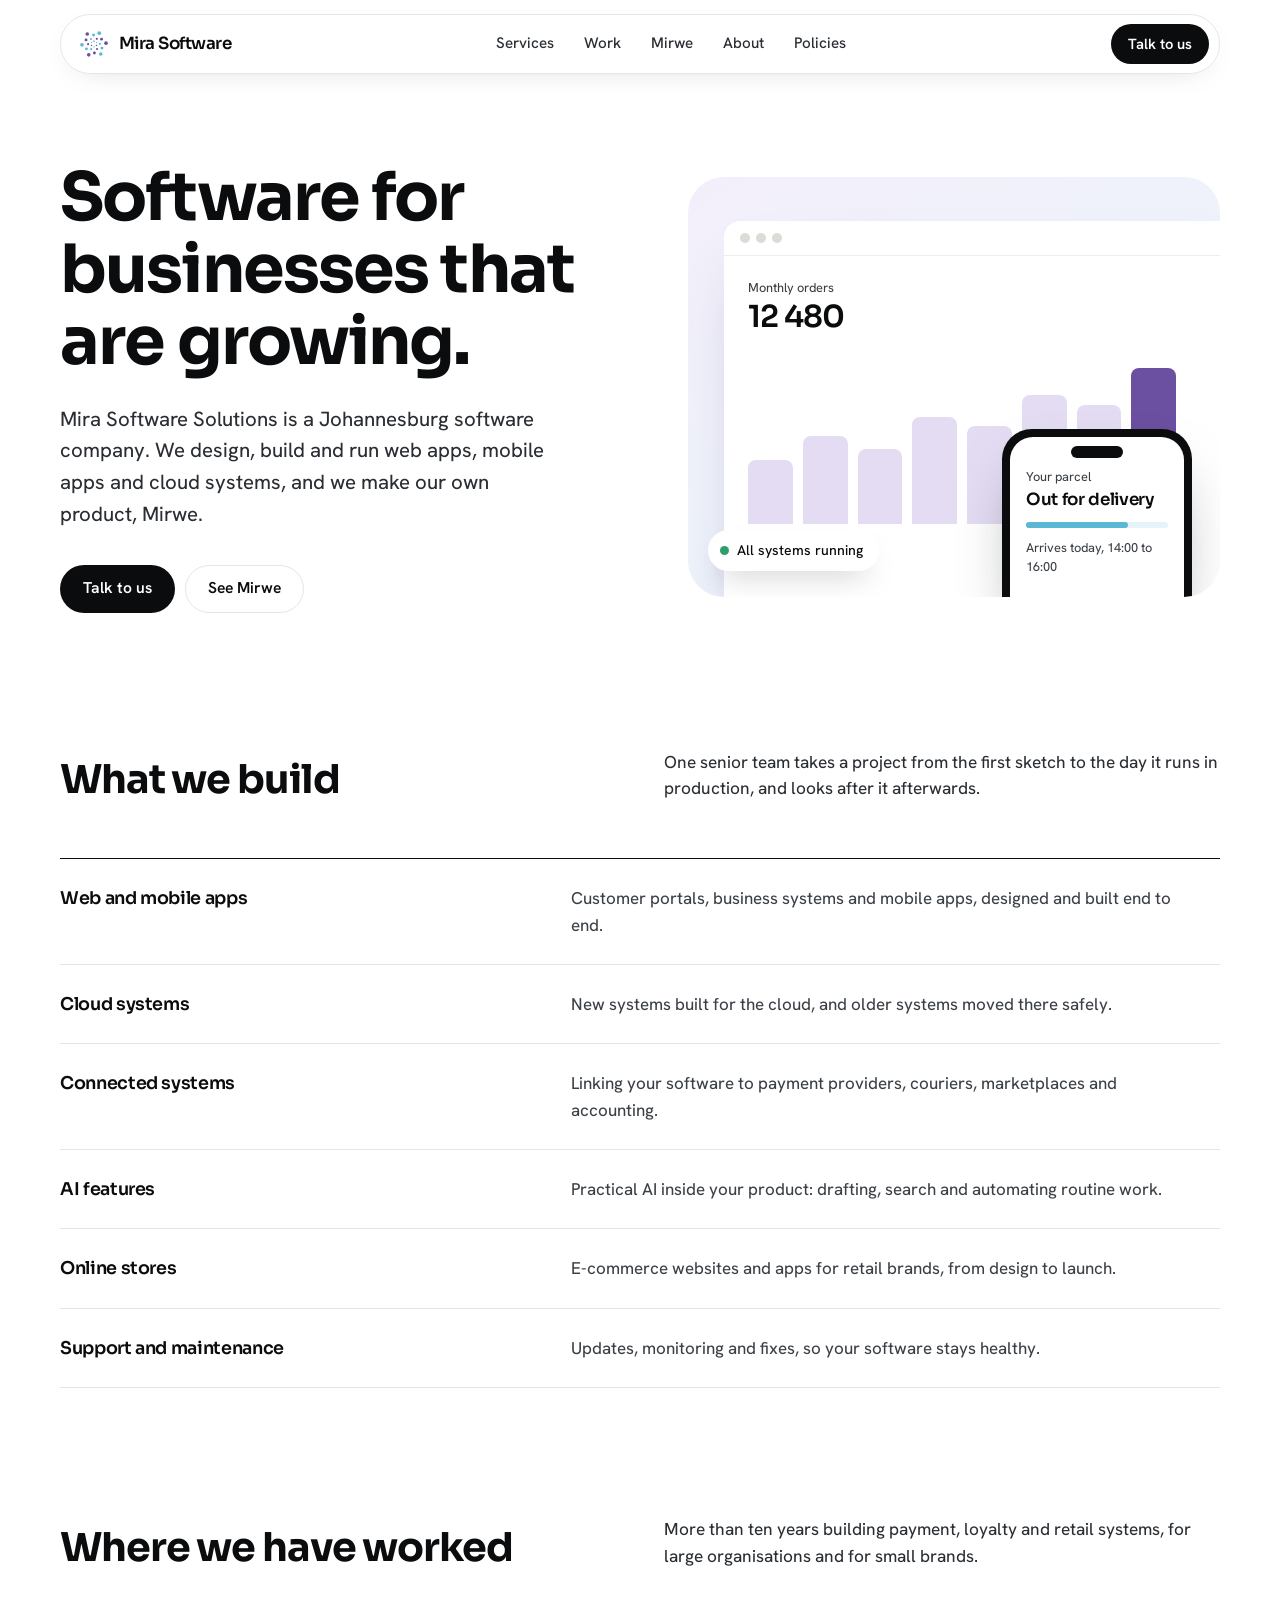
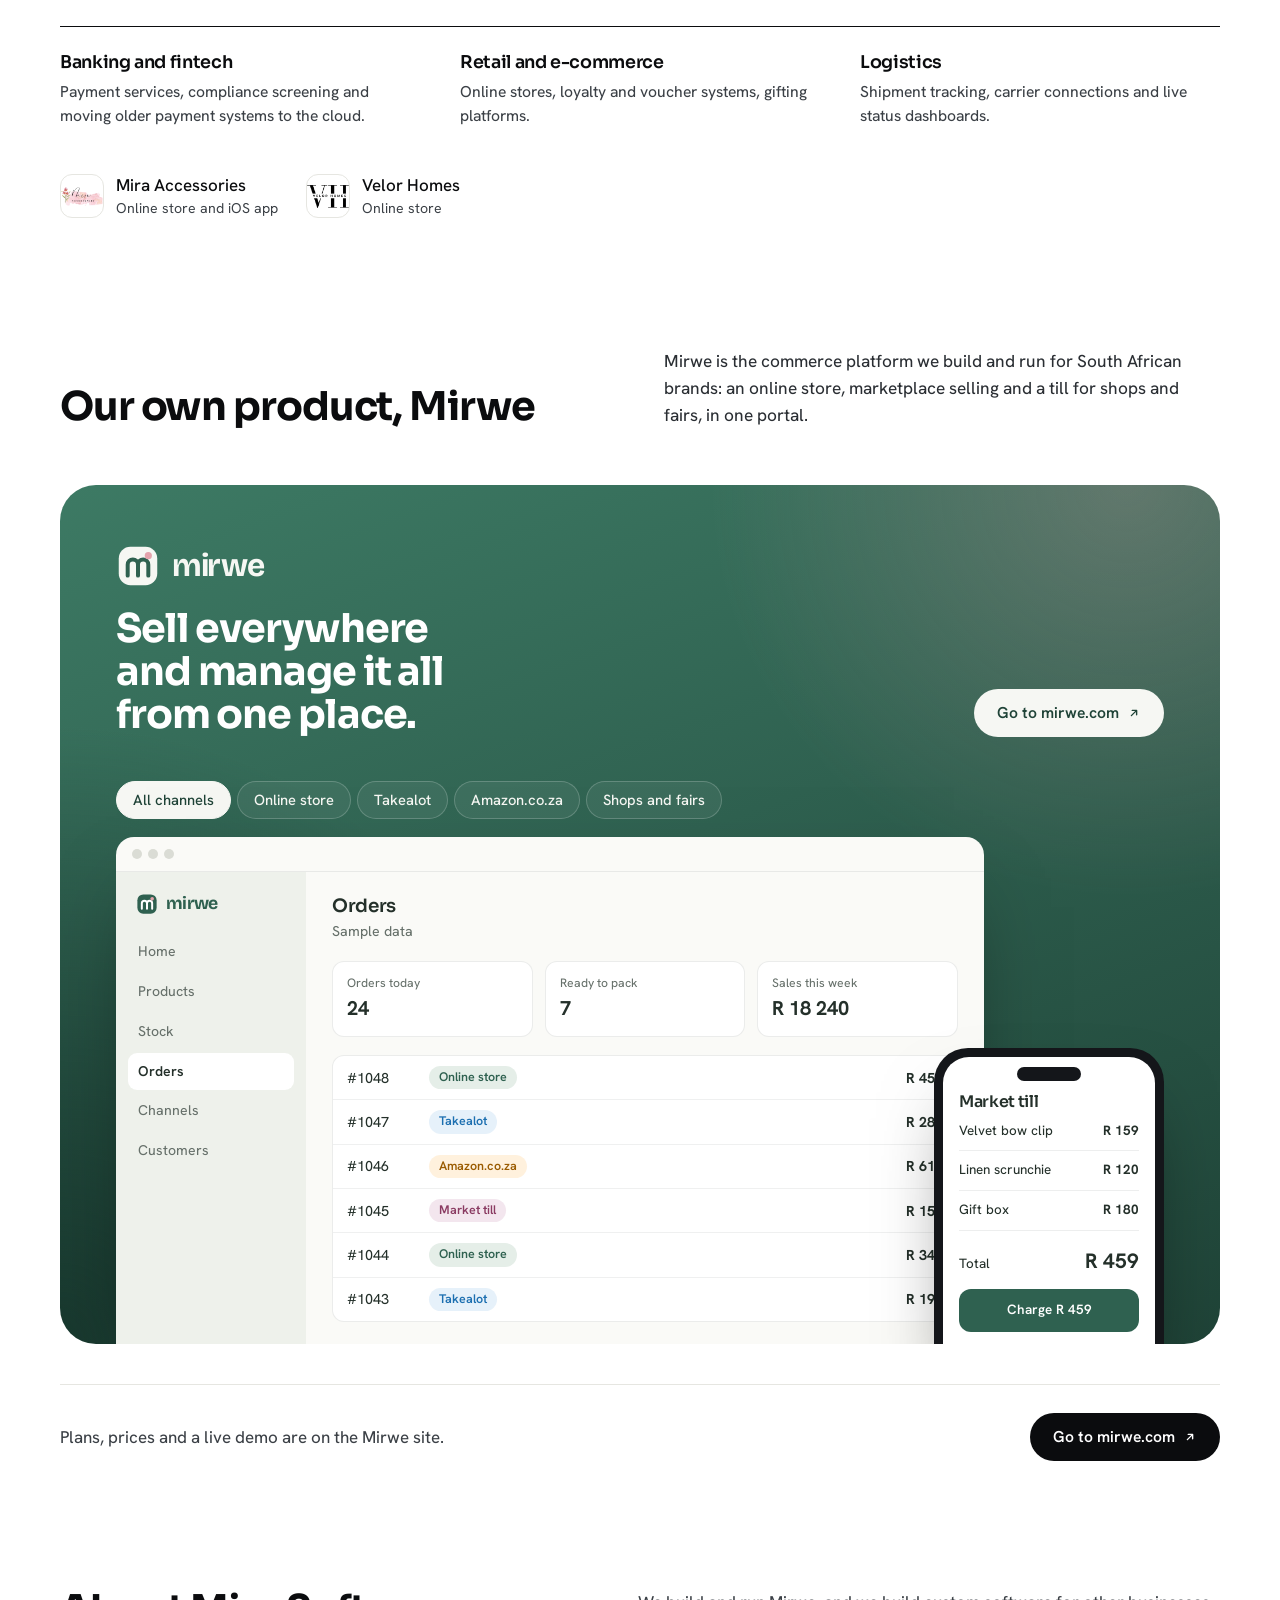
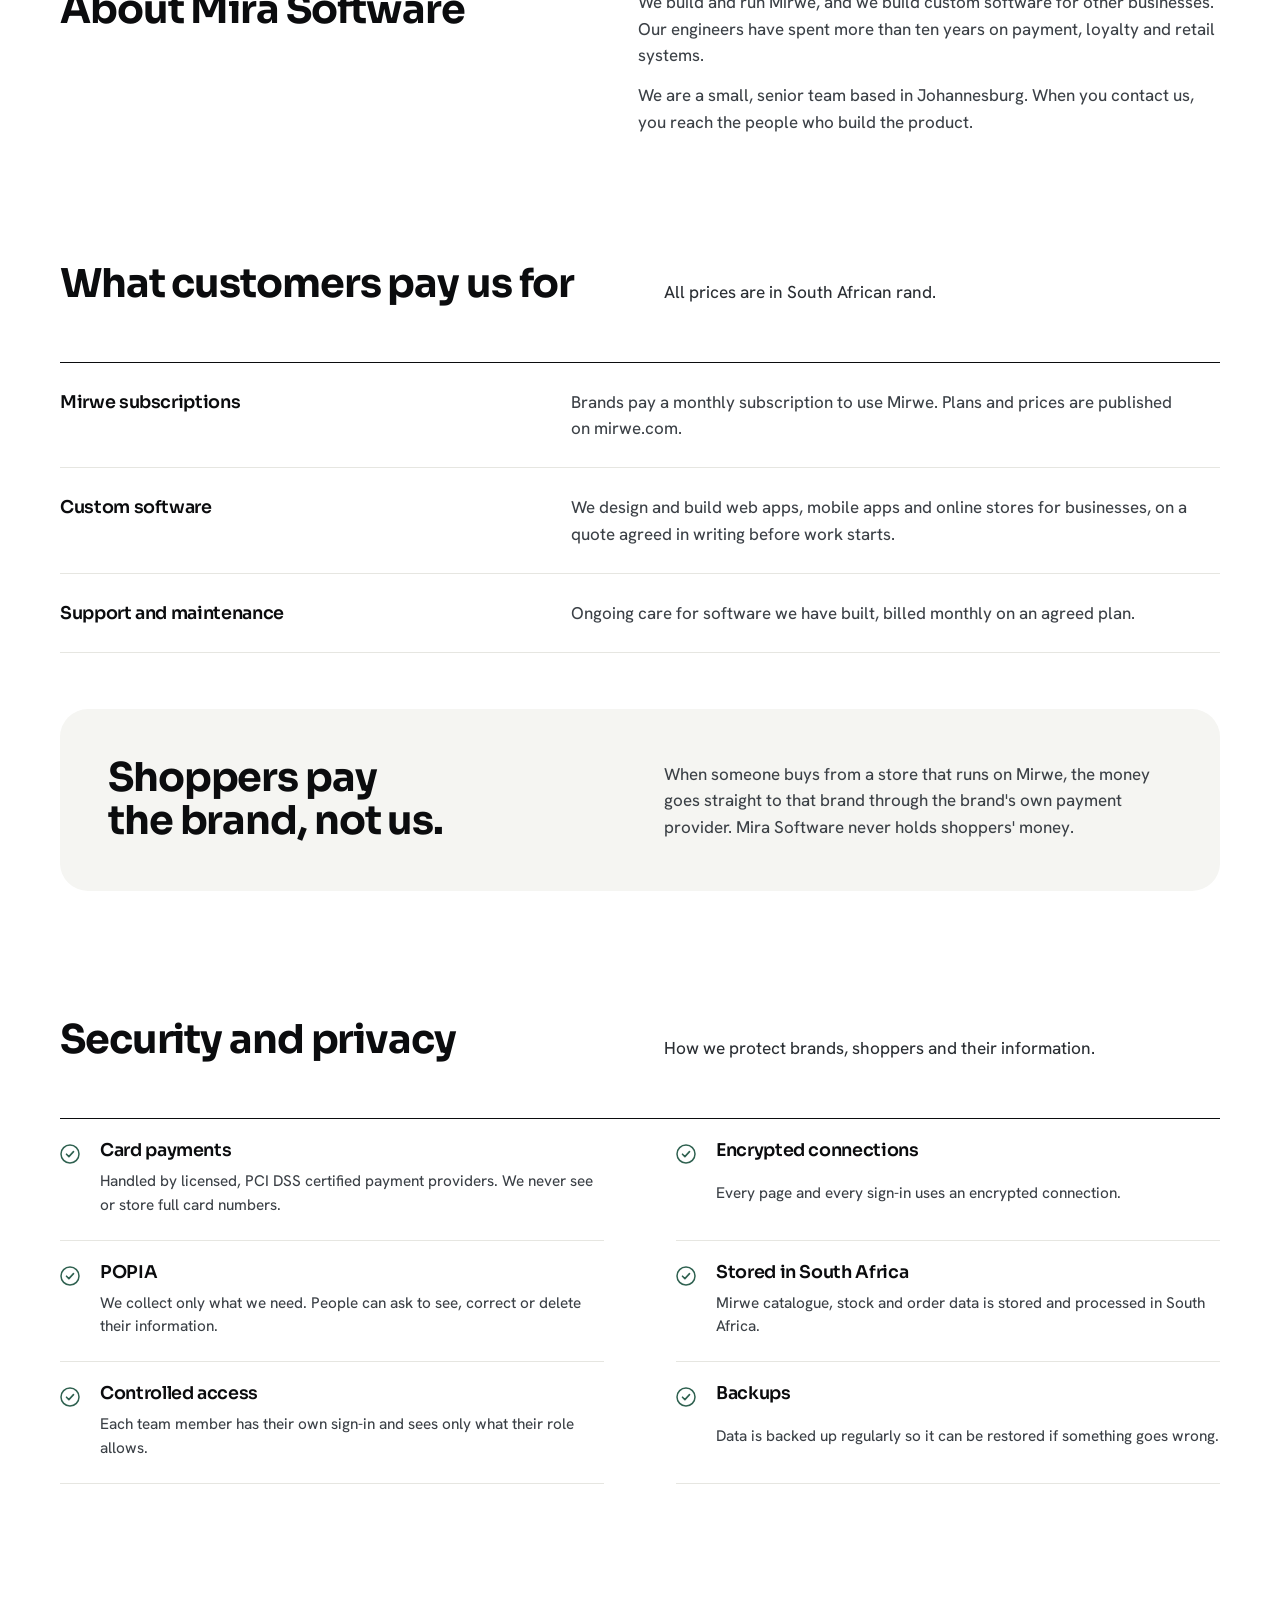
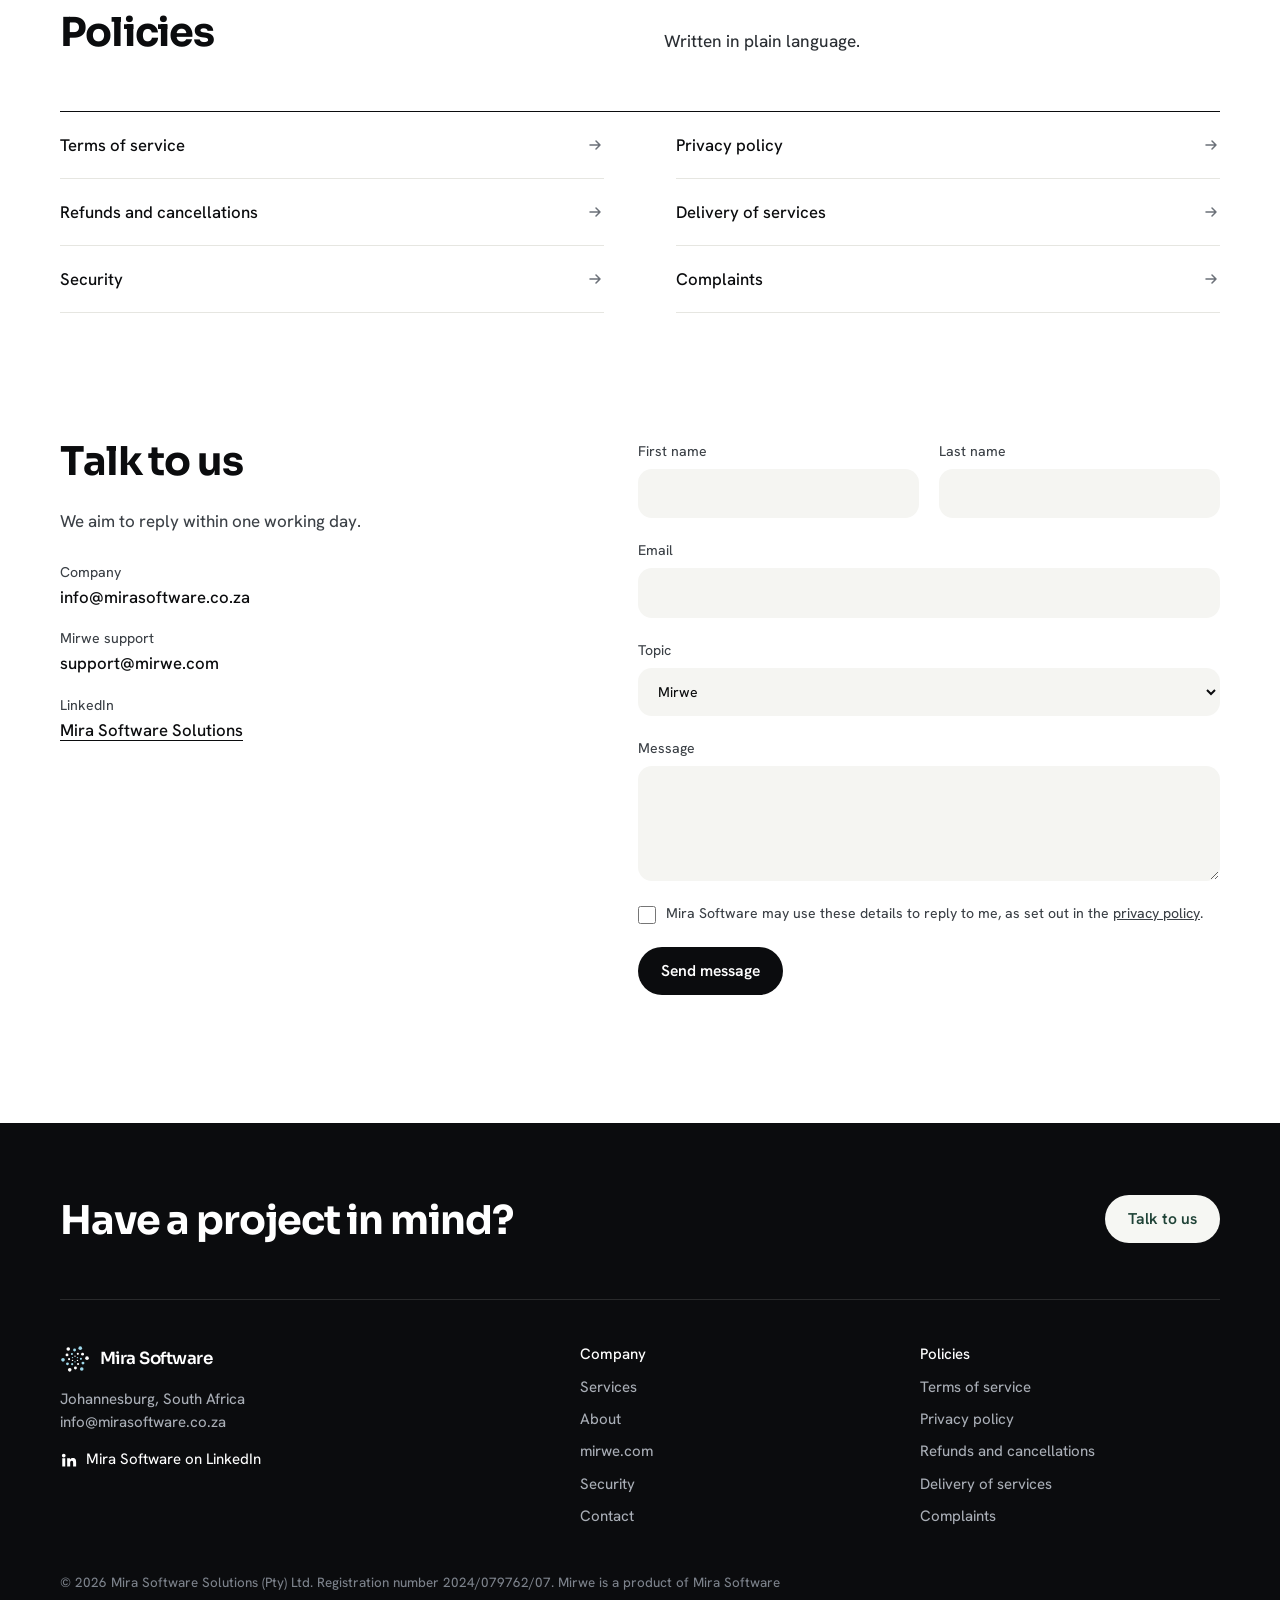
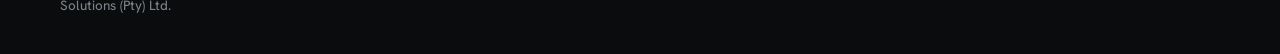
<file: index.html>
<!DOCTYPE html>
<html lang="en">
<head>
<meta charset="UTF-8">
<meta name="viewport" content="width=device-width, initial-scale=1">
<title>Mira Software Solutions | Software for growing businesses</title>
<meta name="description" content="Mira Software Solutions is a Johannesburg software company. We build web apps, mobile apps and cloud systems, and we make Mirwe, the commerce platform for South African brands.">
<link rel="canonical" href="https://mirasoftware.co.za/">
<meta name="referrer" content="strict-origin-when-cross-origin">
<meta property="og:type" content="website">
<meta property="og:site_name" content="Mira Software Solutions">
<meta property="og:locale" content="en_ZA">
<meta property="og:url" content="https://mirasoftware.co.za/">
<meta property="og:title" content="Mira Software Solutions | Software for growing businesses">
<meta property="og:description" content="Mira Software Solutions is a Johannesburg software company. We build web apps, mobile apps and cloud systems, and we make Mirwe, the commerce platform for South African brands.">
<meta property="og:image" content="https://mirasoftware.co.za/assets/img/share.png">
<meta name="twitter:card" content="summary_large_image">
<link rel="icon" href="/favicon.ico?v=2" sizes="any">
<link rel="icon" type="image/svg+xml" href="/assets/logos/favicon.svg?v=2">
<link rel="icon" type="image/png" sizes="32x32" href="/assets/logos/favicon-32x32.png?v=2">
<link rel="icon" type="image/png" sizes="16x16" href="/assets/logos/favicon-16x16.png?v=2">
<link rel="apple-touch-icon" href="/apple-touch-icon.png?v=2">
<link rel="preconnect" href="https://fonts.googleapis.com">
<link rel="preconnect" href="https://fonts.gstatic.com" crossorigin>
<link href="https://fonts.googleapis.com/css2?family=Sora:wght@600;700&family=Hanken+Grotesk:wght@400..600&family=Bricolage+Grotesque:opsz,wght@12..96,700&display=swap" rel="stylesheet">
<link rel="stylesheet" href="/assets/css/style.css">
<script type="application/ld+json">
{"@context":"https://schema.org","@type":"Organization","name":"Mira Software Solutions","legalName":"Mira Software Solutions (Pty) Ltd","url":"https://mirasoftware.co.za","logo":"https://mirasoftware.co.za/assets/img/logo-square.png","email":"info@mirasoftware.co.za","identifier":{"@type":"PropertyValue","name":"South African company registration number","value":"2024/079762/07"},"address":{"@type":"PostalAddress","addressLocality":"Johannesburg","addressCountry":"ZA"},"sameAs":["https://www.linkedin.com/company/mirasoftware","https://mirwe.com"]}
</script>
</head>
<body>
<a class="skip" href="#main">Skip to content</a>
<svg width="0" height="0" style="position:absolute"><defs>
<symbol id="ext" viewBox="0 0 16 16"><path d="M5 11L11 5M6 5h5v5" fill="none" stroke="currentColor" stroke-width="1.6" stroke-linecap="round" stroke-linejoin="round"/></symbol>
<symbol id="chk" viewBox="0 0 20 20"><circle cx="10" cy="10" r="9" fill="none" stroke="currentColor" stroke-width="1.5"/><path d="M6.5 10.2l2.4 2.4 4.6-5" fill="none" stroke="currentColor" stroke-width="1.6" stroke-linecap="round" stroke-linejoin="round"/></symbol>
<symbol id="arr" viewBox="0 0 18 18"><path d="M4 9h10M10 5l4 4-4 4" fill="none" stroke="currentColor" stroke-width="1.5" stroke-linecap="round" stroke-linejoin="round"/></symbol>
<symbol id="m" viewBox="0 0 64 64"><rect x="4" y="4" width="56" height="56" rx="17" fill="#F6F7F3"/><path d="M17 46V30a7.5 7.5 0 0 1 15 0v16M32 30a7.5 7.5 0 0 1 15 0v16" fill="none" stroke="#2F6150" stroke-width="5.8" stroke-linecap="round"/><circle cx="47" cy="17" r="5.2" fill="#E4A3AC"/></symbol>
<symbol id="mg" viewBox="0 0 64 64"><rect x="4" y="4" width="56" height="56" rx="17" fill="#2F6150"/><path d="M17 46V30a7.5 7.5 0 0 1 15 0v16M32 30a7.5 7.5 0 0 1 15 0v16" fill="none" stroke="#fff" stroke-width="5.8" stroke-linecap="round"/><circle cx="47" cy="17" r="5.2" fill="#E4A3AC"/></symbol>
</defs></svg>
<div class="nav"><div class="wrap"><nav class="nav-in" aria-label="Main">
  <a class="brand" href="/"><img src="/assets/logos/mira-mark.svg" alt=""><span>Mira Software</span></a>
  <ul><li><a href="#services">Services</a></li><li><a href="#work">Work</a></li><li><a href="#mirwe">Mirwe</a></li><li><a href="#company">About</a></li><li><a href="#policies">Policies</a></li></ul>
  <a class="btn btn-ink btn-sm" href="#contact">Talk to us</a>
</nav></div></div>

<main id="main">
<section class="hero"><div class="wrap hero-grid">
  <div>
    <h1>Software for businesses that are growing.</h1>
    <p class="lead">Mira Software Solutions is a Johannesburg software company. We design, build and run web apps, mobile apps and cloud systems, and we make our own product, Mirwe.</p>
    <div class="hero-actions">
      <a class="btn btn-ink" href="#contact">Talk to us</a>
      <a class="btn btn-line" href="#mirwe">See Mirwe</a>
    </div>
  </div>
  <div class="art" aria-hidden="true">
    <div class="a-win">
      <div class="chrome"><i></i><i></i><i></i></div>
      <div class="a-body">
        <small>Monthly orders</small><b>12 480</b>
        <div class="bars"><i style="height:38%"></i><i style="height:52%"></i><i style="height:44%"></i><i style="height:63%"></i><i style="height:58%"></i><i style="height:76%"></i><i style="height:70%"></i><i class="hi" style="height:92%"></i></div>
      </div>
    </div>
    <div class="a-phone"><div><span class="pill"></span><small>Your parcel</small><b>Out for delivery</b><div class="track"><i></i></div><small>Arrives today, 14:00 to 16:00</small></div></div>
    <div class="a-chip"><i></i>All systems running</div>
  </div>
</div></section>
<section class="sec" id="services"><div class="wrap">
  <div class="sec-head"><h2>What we build</h2><p>One senior team takes a project from the first sketch to the day it runs in production, and looks after it afterwards.</p></div>
  <div class="rows">
    <div class="rowi"><h3>Web and mobile apps</h3><p>Customer portals, business systems and mobile apps, designed and built end to end.</p></div>
    <div class="rowi"><h3>Cloud systems</h3><p>New systems built for the cloud, and older systems moved there safely.</p></div>
    <div class="rowi"><h3>Connected systems</h3><p>Linking your software to payment providers, couriers, marketplaces and accounting.</p></div>
    <div class="rowi"><h3>AI features</h3><p>Practical AI inside your product: drafting, search and automating routine work.</p></div>
    <div class="rowi"><h3>Online stores</h3><p>E-commerce websites and apps for retail brands, from design to launch.</p></div>
    <div class="rowi"><h3>Support and maintenance</h3><p>Updates, monitoring and fixes, so your software stays healthy.</p></div>
  </div>
</div></section>
<section class="sec" id="work"><div class="wrap">
  <div class="sec-head"><h2>Where we have worked</h2><p>More than ten years building payment, loyalty and retail systems, for large organisations and for small brands.</p></div>
  <div class="trio">
    <div><h3>Banking and fintech</h3><p>Payment services, compliance screening and moving older payment systems to the cloud.</p></div>
    <div><h3>Retail and e-commerce</h3><p>Online stores, loyalty and voucher systems, gifting platforms.</p></div>
    <div><h3>Logistics</h3><p>Shipment tracking, carrier connections and live status dashboards.</p></div>
  </div>
  <div class="clients">
    <a href="https://miraaccessories.co.za"><img src="/assets/logos/clients/mira-accessories.png" alt=""><span>Mira Accessories<small>Online store and iOS app</small></span></a>
    <a href="https://velorhomes.com"><img src="/assets/logos/clients/velor-homes.png" alt=""><span>Velor Homes<small>Online store</small></span></a>
  </div>
</div></section>
<section class="sec" id="mirwe"><div class="wrap">
  <div class="sec-head"><h2>Our own product, Mirwe</h2><p>Mirwe is the commerce platform we build and run for South African brands: an online store, marketplace selling and a till for shops and fairs, in one portal.</p></div>
  <div class="stage">
    <div class="stage-top">
      <div>
        <div class="wordmark"><svg><use href="#m"/></svg>mirwe</div>
        <h2>Sell everywhere and manage it all from one place.</h2>
      </div>
      <a class="btn btn-cream" href="https://mirwe.com">Go to mirwe.com <svg class="ext"><use href="#ext"/></svg></a>
    </div>
    <div class="tabs" role="tablist" aria-label="Sales channel">
      <button class="tab" role="tab" aria-selected="true" data-c="all">All channels</button>
      <button class="tab" role="tab" aria-selected="false" data-c="os">Online store</button>
      <button class="tab" role="tab" aria-selected="false" data-c="tk">Takealot</button>
      <button class="tab" role="tab" aria-selected="false" data-c="az">Amazon.co.za</button>
      <button class="tab" role="tab" aria-selected="false" data-c="ti">Shops and fairs</button>
    </div>
    <div class="devices">
      <div class="window">
        <div class="chrome"><i></i><i></i><i></i></div>
        <div class="app">
          <div class="side"><b><svg><use href="#mg"/></svg>mirwe</b><span>Home</span><span>Products</span><span>Stock</span><span class="on">Orders</span><span>Channels</span><span>Customers</span></div>
          <div class="main">
            <h4>Orders</h4><small>Sample data</small>
            <div class="kpis"><div class="kpi"><small>Orders today</small><b>24</b></div><div class="kpi"><small>Ready to pack</small><b>7</b></div><div class="kpi"><small>Sales this week</small><b>R 18 240</b></div></div>
            <div class="orders" id="orders">
              <div data-c="os"><span>#1048</span><em>Online store</em><b>R 459</b></div>
              <div data-c="tk"><span>#1047</span><em class="tk">Takealot</em><b>R 289</b></div>
              <div data-c="az"><span>#1046</span><em class="az">Amazon.co.za</em><b>R 612</b></div>
              <div data-c="ti"><span>#1045</span><em class="ti">Market till</em><b>R 159</b></div>
              <div data-c="os"><span>#1044</span><em>Online store</em><b>R 340</b></div>
              <div data-c="tk"><span>#1043</span><em class="tk">Takealot</em><b>R 199</b></div>
            </div>
          </div>
        </div>
      </div>
      <div class="phone" aria-hidden="true"><div class="phone-in">
        <h5>Market till</h5>
        <div class="row"><span>Velvet bow clip</span><b>R 159</b></div>
        <div class="row"><span>Linen scrunchie</span><b>R 120</b></div>
        <div class="row"><span>Gift box</span><b>R 180</b></div>
        <div class="tot"><span>Total</span><b>R 459</b></div>
        <div class="pay">Charge R 459</div>
      </div></div>
    </div>
  </div>
  <div class="cta-row"><p class="soft">Plans, prices and a live demo are on the Mirwe site.</p><a class="btn btn-ink" href="https://mirwe.com">Go to mirwe.com <svg class="ext"><use href="#ext"/></svg></a></div>
</div></section>
<section class="sec" id="company"><div class="wrap split">
  <h2>About Mira Software</h2>
  <div><p class="soft">We build and run Mirwe, and we build custom software for other businesses. Our engineers have spent more than ten years on payment, loyalty and retail systems.</p>
    <p class="soft">We are a small, senior team based in Johannesburg. When you contact us, you reach the people who build the product.</p></div>
</div></section>

<section class="sec"><div class="wrap">
  <div class="sec-head"><h2>What customers pay us for</h2><p>All prices are in South African rand.</p></div>
  <div class="rows">
    <div class="rowi"><h3>Mirwe subscriptions</h3><p>Brands pay a monthly subscription to use Mirwe. Plans and prices are published on mirwe.com.</p></div>
    <div class="rowi"><h3>Custom software</h3><p>We design and build web apps, mobile apps and online stores for businesses, on a quote agreed in writing before work starts.</p></div>
    <div class="rowi"><h3>Support and maintenance</h3><p>Ongoing care for software we have built, billed monthly on an agreed plan.</p></div>
  </div>
  <div class="statement"><h2>Shoppers pay the brand, not us.</h2><p>When someone buys from a store that runs on Mirwe, the money goes straight to that brand through the brand's own payment provider. Mira Software never holds shoppers' money.</p></div>
  </div></section>

<section class="sec" id="security"><div class="wrap">
  <div class="sec-head"><h2>Security and privacy</h2><p>How we protect brands, shoppers and their information.</p></div>
  <div class="checks">
    <div><svg><use href="#chk"/></svg><h3>Card payments</h3><p>Handled by licensed, PCI DSS certified payment providers. We never see or store full card numbers.</p></div>
    <div><svg><use href="#chk"/></svg><h3>Encrypted connections</h3><p>Every page and every sign-in uses an encrypted connection.</p></div>
    <div><svg><use href="#chk"/></svg><h3>POPIA</h3><p>We collect only what we need. People can ask to see, correct or delete their information.</p></div>
    <div><svg><use href="#chk"/></svg><h3>Stored in South Africa</h3><p>Mirwe catalogue, stock and order data is stored and processed in South Africa.</p></div>
    <div><svg><use href="#chk"/></svg><h3>Controlled access</h3><p>Each team member has their own sign-in and sees only what their role allows.</p></div>
    <div><svg><use href="#chk"/></svg><h3>Backups</h3><p>Data is backed up regularly so it can be restored if something goes wrong.</p></div>
  </div>
</div></section>

<section class="sec" id="policies"><div class="wrap">
  <div class="sec-head"><h2>Policies</h2><p>Written in plain language.</p></div>
  <div class="links">
    <a href="/terms/">Terms of service<svg><use href="#arr"/></svg></a><a href="/privacy/">Privacy policy<svg><use href="#arr"/></svg></a>
    <a href="/refunds/">Refunds and cancellations<svg><use href="#arr"/></svg></a><a href="/delivery/">Delivery of services<svg><use href="#arr"/></svg></a>
    <a href="/security/">Security<svg><use href="#arr"/></svg></a><a href="/complaints/">Complaints<svg><use href="#arr"/></svg></a>
  </div>
</div></section>

<section class="sec" id="contact"><div class="wrap split">
  <div><h2>Talk to us</h2><p class="soft" style="margin-top:24px">We aim to reply within one working day.</p>
    <div class="reach"><div><small>Company</small><b>info@mirasoftware.co.za</b></div><div><small>Mirwe support</small><b>support@mirwe.com</b></div><div><small>LinkedIn</small><b><a href="https://www.linkedin.com/company/mirasoftware" style="text-decoration:underline;text-underline-offset:4px">Mira Software Solutions</a></b></div></div></div>
  <form id="contact-form" novalidate>
    <label for="firstName">First name<input id="firstName" name="firstName" autocomplete="given-name" required></label>
    <label for="lastName">Last name<input id="lastName" name="lastName" autocomplete="family-name" required></label>
    <label class="full" for="email">Email<input id="email" name="email" type="email" autocomplete="email" required></label>
    <label class="full" for="topic">Topic<select id="topic" name="topic"><option>Mirwe</option><option>Custom software</option><option>Support for existing software</option><option>Partnerships</option><option>Something else</option></select></label>
    <label class="full" for="message">Message<textarea id="message" name="message" rows="4" required></textarea></label>
    <div class="hp" aria-hidden="true"><label for="botcheck">Leave this empty<input id="botcheck" name="botcheck" type="checkbox" tabindex="-1" autocomplete="off"></label></div>
    <label class="full consent" for="consent"><input id="consent" name="consent" type="checkbox" required><span>Mira Software may use these details to reply to me, as set out in the <a href="/privacy/" style="text-decoration:underline">privacy policy</a>.</span></label>
    <p class="form-note err" id="form-error" role="alert" hidden>Your message was not sent. Please check the highlighted fields and try again, or email info@mirasoftware.co.za.</p>
    <div class="full"><button class="btn btn-ink" id="submit-btn" type="submit">Send message</button></div>
  </form>
  <p class="form-note ok" id="form-success" role="status" hidden>Thank you. Your message is on its way and we will reply by email.</p>
</div></section>

</main>
<footer><div class="wrap">
  <div class="foot-cta"><h2>Have a project in mind?</h2><a class="btn btn-cream" href="#contact">Talk to us</a></div>
  <div class="foot-grid">
    <div><a class="brand" href="/" style="color:#fff"><img src="/assets/logos/mira-mark-white.svg" alt=""><span>Mira Software</span></a><p style="margin-top:14px">Johannesburg, South Africa</p><p>info@mirasoftware.co.za</p><p style="margin-top:14px"><a class="li" href="https://www.linkedin.com/company/mirasoftware"><svg viewBox="0 0 24 24" width="18" height="18"><path fill="currentColor" d="M4.98 3.5a2.5 2.5 0 1 1 0 5 2.5 2.5 0 0 1 0-5zM3 9.75h4v11H3zM9.5 9.75h3.8v1.6h.06c.53-1 1.83-1.9 3.64-1.9 3.9 0 4.5 2.4 4.5 5.6v5.7h-4v-5c0-1.3-.03-2.9-1.8-2.9s-2.1 1.3-2.1 2.8v5.1h-4z"/></svg>Mira Software on LinkedIn</a></p></div>
    <div><h4>Company</h4><ul><li><a href="#services">Services</a></li><li><a href="#company">About</a></li><li><a href="https://mirwe.com">mirwe.com</a></li><li><a href="#security">Security</a></li><li><a href="#contact">Contact</a></li></ul></div>
    <div><h4>Policies</h4><ul><li><a href="/terms/">Terms of service</a></li><li><a href="/privacy/">Privacy policy</a></li><li><a href="/refunds/">Refunds and cancellations</a></li><li><a href="/delivery/">Delivery of services</a></li><li><a href="/complaints/">Complaints</a></li></ul></div>
  </div>
  <p class="legal">© 2026 Mira Software Solutions (Pty) Ltd. Registration number 2024/079762/07. Mirwe is a product of Mira Software Solutions (Pty) Ltd.</p>
</div></footer>
<script src="/assets/js/script.js" defer></script>
</body>
</html>
</file>
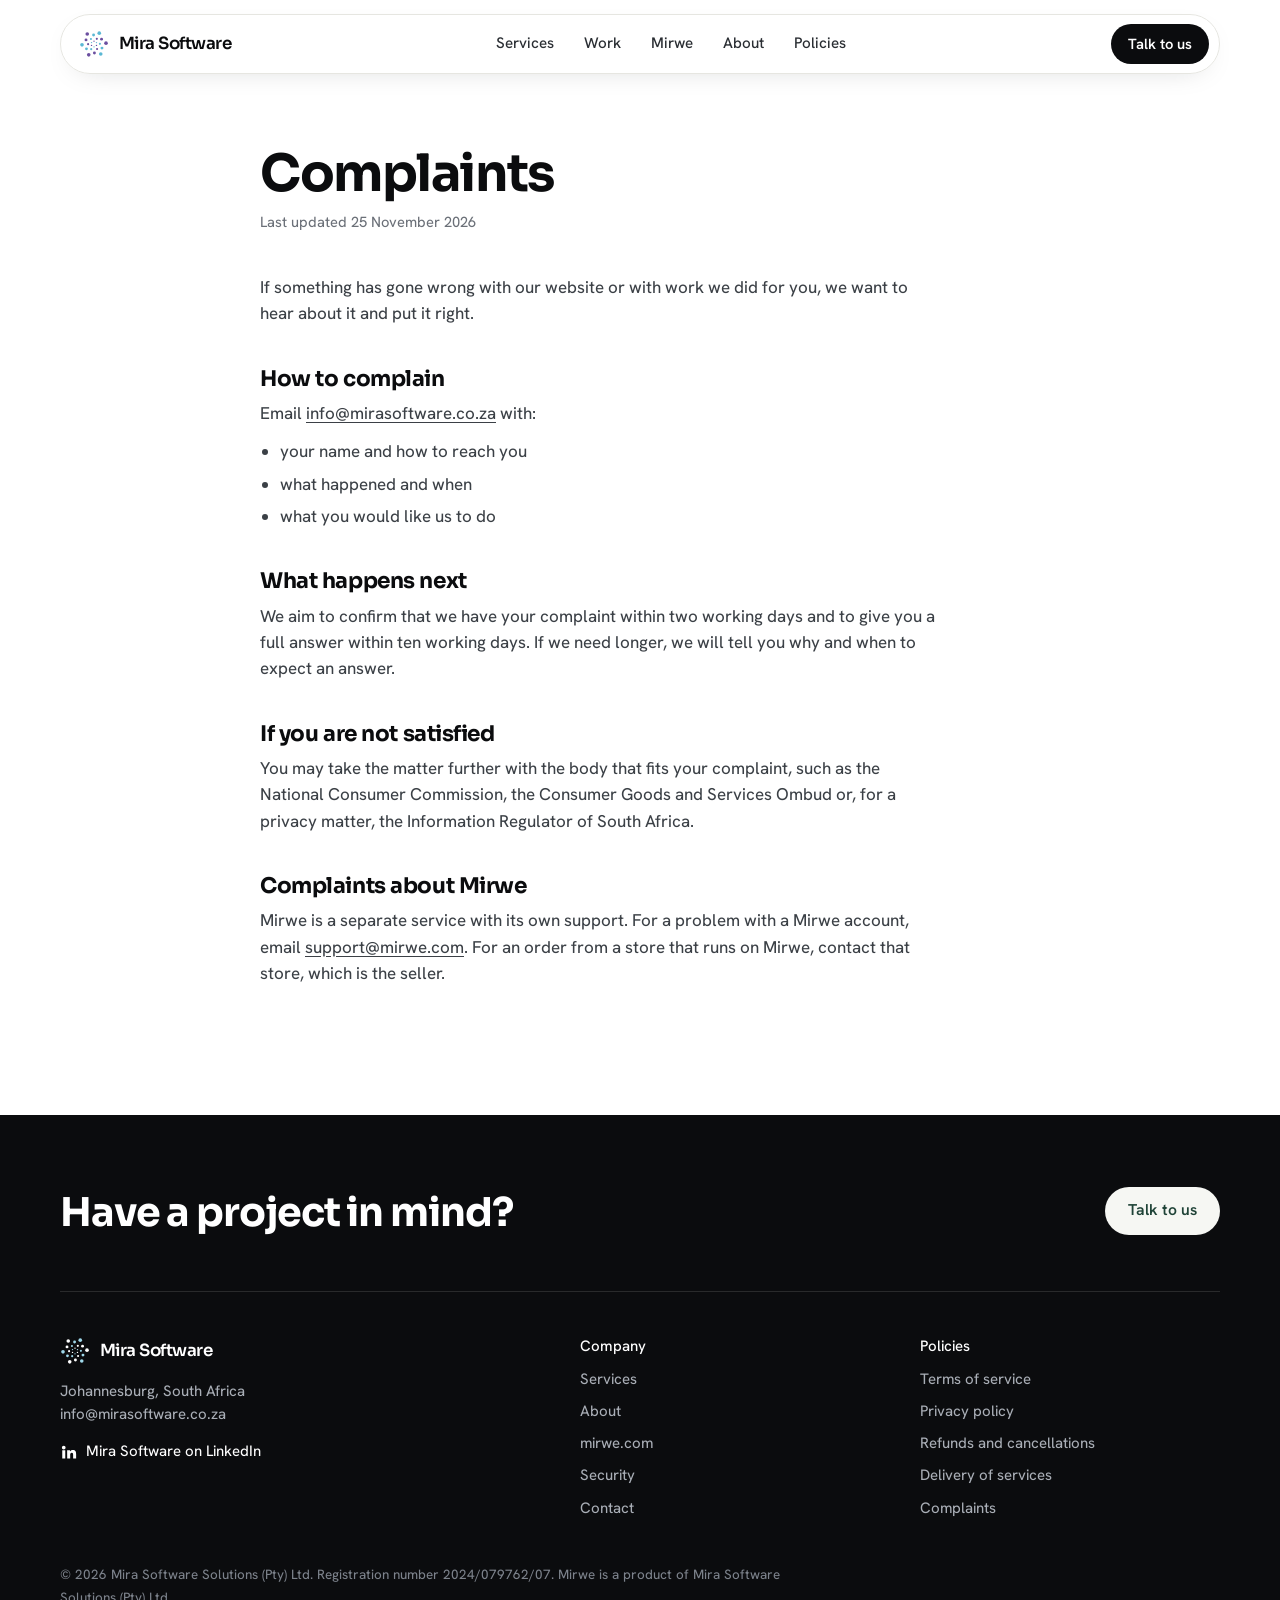
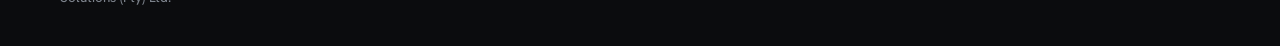
<file: complaints/index.html>
<!DOCTYPE html>
<html lang="en">
<head>
<meta charset="UTF-8">
<meta name="viewport" content="width=device-width, initial-scale=1">
<title>Complaints | Mira Software Solutions</title>
<meta name="description" content="How to raise a problem with Mira Software Solutions and how we respond.">
<link rel="canonical" href="https://mirasoftware.co.za/complaints/">
<meta name="referrer" content="strict-origin-when-cross-origin">
<meta property="og:type" content="website">
<meta property="og:site_name" content="Mira Software Solutions">
<meta property="og:locale" content="en_ZA">
<meta property="og:url" content="https://mirasoftware.co.za/complaints/">
<meta property="og:title" content="Complaints | Mira Software Solutions">
<meta property="og:description" content="How to raise a problem with Mira Software Solutions and how we respond.">
<meta property="og:image" content="https://mirasoftware.co.za/assets/img/share.png">
<meta name="twitter:card" content="summary_large_image">
<link rel="icon" href="/favicon.ico?v=2" sizes="any">
<link rel="icon" type="image/svg+xml" href="/assets/logos/favicon.svg?v=2">
<link rel="icon" type="image/png" sizes="32x32" href="/assets/logos/favicon-32x32.png?v=2">
<link rel="icon" type="image/png" sizes="16x16" href="/assets/logos/favicon-16x16.png?v=2">
<link rel="apple-touch-icon" href="/apple-touch-icon.png?v=2">
<link rel="preconnect" href="https://fonts.googleapis.com">
<link rel="preconnect" href="https://fonts.gstatic.com" crossorigin>
<link href="https://fonts.googleapis.com/css2?family=Sora:wght@600;700&family=Hanken+Grotesk:wght@400..600&family=Bricolage+Grotesque:opsz,wght@12..96,700&display=swap" rel="stylesheet">
<link rel="stylesheet" href="/assets/css/style.css">
</head>
<body>
<a class="skip" href="#main">Skip to content</a>
<svg width="0" height="0" style="position:absolute"><defs>
<symbol id="ext" viewBox="0 0 16 16"><path d="M5 11L11 5M6 5h5v5" fill="none" stroke="currentColor" stroke-width="1.6" stroke-linecap="round" stroke-linejoin="round"/></symbol>
<symbol id="chk" viewBox="0 0 20 20"><circle cx="10" cy="10" r="9" fill="none" stroke="currentColor" stroke-width="1.5"/><path d="M6.5 10.2l2.4 2.4 4.6-5" fill="none" stroke="currentColor" stroke-width="1.6" stroke-linecap="round" stroke-linejoin="round"/></symbol>
<symbol id="arr" viewBox="0 0 18 18"><path d="M4 9h10M10 5l4 4-4 4" fill="none" stroke="currentColor" stroke-width="1.5" stroke-linecap="round" stroke-linejoin="round"/></symbol>
<symbol id="m" viewBox="0 0 64 64"><rect x="4" y="4" width="56" height="56" rx="17" fill="#F6F7F3"/><path d="M17 46V30a7.5 7.5 0 0 1 15 0v16M32 30a7.5 7.5 0 0 1 15 0v16" fill="none" stroke="#2F6150" stroke-width="5.8" stroke-linecap="round"/><circle cx="47" cy="17" r="5.2" fill="#E4A3AC"/></symbol>
<symbol id="mg" viewBox="0 0 64 64"><rect x="4" y="4" width="56" height="56" rx="17" fill="#2F6150"/><path d="M17 46V30a7.5 7.5 0 0 1 15 0v16M32 30a7.5 7.5 0 0 1 15 0v16" fill="none" stroke="#fff" stroke-width="5.8" stroke-linecap="round"/><circle cx="47" cy="17" r="5.2" fill="#E4A3AC"/></symbol>
</defs></svg>
<div class="nav"><div class="wrap"><nav class="nav-in" aria-label="Main">
  <a class="brand" href="/"><img src="/assets/logos/mira-mark.svg" alt=""><span>Mira Software</span></a>
  <ul><li><a href="/#services">Services</a></li><li><a href="/#work">Work</a></li><li><a href="/#mirwe">Mirwe</a></li><li><a href="/#company">About</a></li><li><a href="/#policies">Policies</a></li></ul>
  <a class="btn btn-ink btn-sm" href="/#contact">Talk to us</a>
</nav></div></div>

<main id="main" class="doc"><div class="wrap">
<h1>Complaints</h1>
<p class="updated">Last updated 25 November 2026</p>
<p>If something has gone wrong with our website or with work we did for you, we want to hear about it and put it right.</p>
<h2>How to complain</h2>
<p>Email <a href="mailto:info@mirasoftware.co.za">info@mirasoftware.co.za</a> with:</p>
<ul><li>your name and how to reach you</li><li>what happened and when</li><li>what you would like us to do</li></ul>
<h2>What happens next</h2>
<p>We aim to confirm that we have your complaint within two working days and to give you a full answer within ten working days. If we need longer, we will tell you why and when to expect an answer.</p>
<h2>If you are not satisfied</h2>
<p>You may take the matter further with the body that fits your complaint, such as the National Consumer Commission, the Consumer Goods and Services Ombud or, for a privacy matter, the Information Regulator of South Africa.</p>
<h2>Complaints about Mirwe</h2>
<p>Mirwe is a separate service with its own support. For a problem with a Mirwe account, email <a href="mailto:support@mirwe.com">support@mirwe.com</a>. For an order from a store that runs on Mirwe, contact that store, which is the seller.</p>
</div></main>
<footer><div class="wrap">
  <div class="foot-cta"><h2>Have a project in mind?</h2><a class="btn btn-cream" href="/#contact">Talk to us</a></div>
  <div class="foot-grid">
    <div><a class="brand" href="/" style="color:#fff"><img src="/assets/logos/mira-mark-white.svg" alt=""><span>Mira Software</span></a><p style="margin-top:14px">Johannesburg, South Africa</p><p>info@mirasoftware.co.za</p><p style="margin-top:14px"><a class="li" href="https://www.linkedin.com/company/mirasoftware"><svg viewBox="0 0 24 24" width="18" height="18"><path fill="currentColor" d="M4.98 3.5a2.5 2.5 0 1 1 0 5 2.5 2.5 0 0 1 0-5zM3 9.75h4v11H3zM9.5 9.75h3.8v1.6h.06c.53-1 1.83-1.9 3.64-1.9 3.9 0 4.5 2.4 4.5 5.6v5.7h-4v-5c0-1.3-.03-2.9-1.8-2.9s-2.1 1.3-2.1 2.8v5.1h-4z"/></svg>Mira Software on LinkedIn</a></p></div>
    <div><h4>Company</h4><ul><li><a href="/#services">Services</a></li><li><a href="/#company">About</a></li><li><a href="https://mirwe.com">mirwe.com</a></li><li><a href="/#security">Security</a></li><li><a href="/#contact">Contact</a></li></ul></div>
    <div><h4>Policies</h4><ul><li><a href="/terms/">Terms of service</a></li><li><a href="/privacy/">Privacy policy</a></li><li><a href="/refunds/">Refunds and cancellations</a></li><li><a href="/delivery/">Delivery of services</a></li><li><a href="/complaints/">Complaints</a></li></ul></div>
  </div>
  <p class="legal">© 2026 Mira Software Solutions (Pty) Ltd. Registration number 2024/079762/07. Mirwe is a product of Mira Software Solutions (Pty) Ltd.</p>
</div></footer>
</body>
</html>
</file>
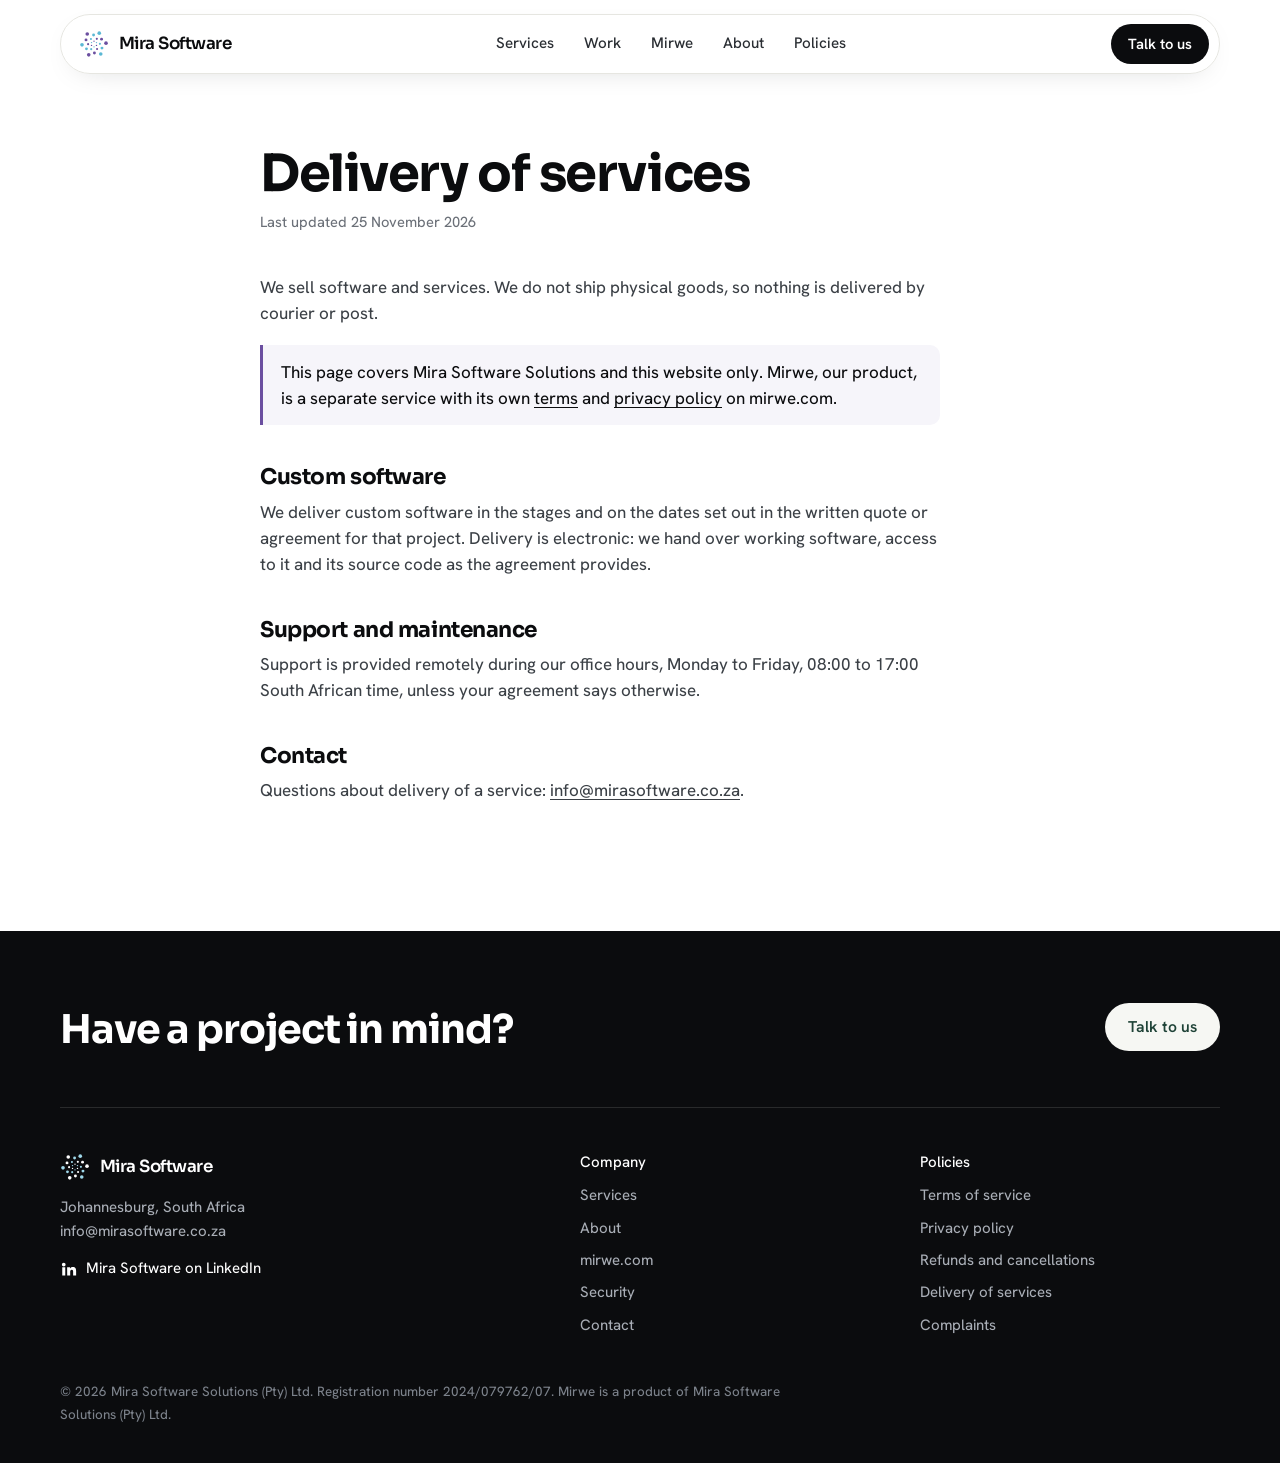
<file: delivery/index.html>
<!DOCTYPE html>
<html lang="en">
<head>
<meta charset="UTF-8">
<meta name="viewport" content="width=device-width, initial-scale=1">
<title>Delivery of services | Mira Software Solutions</title>
<meta name="description" content="How and when you receive what you pay Mira Software Solutions for.">
<link rel="canonical" href="https://mirasoftware.co.za/delivery/">
<meta name="referrer" content="strict-origin-when-cross-origin">
<meta property="og:type" content="website">
<meta property="og:site_name" content="Mira Software Solutions">
<meta property="og:locale" content="en_ZA">
<meta property="og:url" content="https://mirasoftware.co.za/delivery/">
<meta property="og:title" content="Delivery of services | Mira Software Solutions">
<meta property="og:description" content="How and when you receive what you pay Mira Software Solutions for.">
<meta property="og:image" content="https://mirasoftware.co.za/assets/img/share.png">
<meta name="twitter:card" content="summary_large_image">
<link rel="icon" href="/favicon.ico?v=2" sizes="any">
<link rel="icon" type="image/svg+xml" href="/assets/logos/favicon.svg?v=2">
<link rel="icon" type="image/png" sizes="32x32" href="/assets/logos/favicon-32x32.png?v=2">
<link rel="icon" type="image/png" sizes="16x16" href="/assets/logos/favicon-16x16.png?v=2">
<link rel="apple-touch-icon" href="/apple-touch-icon.png?v=2">
<link rel="preconnect" href="https://fonts.googleapis.com">
<link rel="preconnect" href="https://fonts.gstatic.com" crossorigin>
<link href="https://fonts.googleapis.com/css2?family=Sora:wght@600;700&family=Hanken+Grotesk:wght@400..600&family=Bricolage+Grotesque:opsz,wght@12..96,700&display=swap" rel="stylesheet">
<link rel="stylesheet" href="/assets/css/style.css">
</head>
<body>
<a class="skip" href="#main">Skip to content</a>
<svg width="0" height="0" style="position:absolute"><defs>
<symbol id="ext" viewBox="0 0 16 16"><path d="M5 11L11 5M6 5h5v5" fill="none" stroke="currentColor" stroke-width="1.6" stroke-linecap="round" stroke-linejoin="round"/></symbol>
<symbol id="chk" viewBox="0 0 20 20"><circle cx="10" cy="10" r="9" fill="none" stroke="currentColor" stroke-width="1.5"/><path d="M6.5 10.2l2.4 2.4 4.6-5" fill="none" stroke="currentColor" stroke-width="1.6" stroke-linecap="round" stroke-linejoin="round"/></symbol>
<symbol id="arr" viewBox="0 0 18 18"><path d="M4 9h10M10 5l4 4-4 4" fill="none" stroke="currentColor" stroke-width="1.5" stroke-linecap="round" stroke-linejoin="round"/></symbol>
<symbol id="m" viewBox="0 0 64 64"><rect x="4" y="4" width="56" height="56" rx="17" fill="#F6F7F3"/><path d="M17 46V30a7.5 7.5 0 0 1 15 0v16M32 30a7.5 7.5 0 0 1 15 0v16" fill="none" stroke="#2F6150" stroke-width="5.8" stroke-linecap="round"/><circle cx="47" cy="17" r="5.2" fill="#E4A3AC"/></symbol>
<symbol id="mg" viewBox="0 0 64 64"><rect x="4" y="4" width="56" height="56" rx="17" fill="#2F6150"/><path d="M17 46V30a7.5 7.5 0 0 1 15 0v16M32 30a7.5 7.5 0 0 1 15 0v16" fill="none" stroke="#fff" stroke-width="5.8" stroke-linecap="round"/><circle cx="47" cy="17" r="5.2" fill="#E4A3AC"/></symbol>
</defs></svg>
<div class="nav"><div class="wrap"><nav class="nav-in" aria-label="Main">
  <a class="brand" href="/"><img src="/assets/logos/mira-mark.svg" alt=""><span>Mira Software</span></a>
  <ul><li><a href="/#services">Services</a></li><li><a href="/#work">Work</a></li><li><a href="/#mirwe">Mirwe</a></li><li><a href="/#company">About</a></li><li><a href="/#policies">Policies</a></li></ul>
  <a class="btn btn-ink btn-sm" href="/#contact">Talk to us</a>
</nav></div></div>

<main id="main" class="doc"><div class="wrap">
<h1>Delivery of services</h1>
<p class="updated">Last updated 25 November 2026</p>
<p>We sell software and services. We do not ship physical goods, so nothing is delivered by courier or post.</p>
<p class="scope">This page covers Mira Software Solutions and this website only. Mirwe, our product, is a separate service with its own <a href="https://mirwe.com/terms">terms</a> and <a href="https://mirwe.com/privacy">privacy policy</a> on mirwe.com.</p>
<h2>Custom software</h2>
<p>We deliver custom software in the stages and on the dates set out in the written quote or agreement for that project. Delivery is electronic: we hand over working software, access to it and its source code as the agreement provides.</p>
<h2>Support and maintenance</h2>
<p>Support is provided remotely during our office hours, Monday to Friday, 08:00 to 17:00 South African time, unless your agreement says otherwise.</p>
<h2>Contact</h2>
<p>Questions about delivery of a service: <a href="mailto:info@mirasoftware.co.za">info@mirasoftware.co.za</a>.</p>
</div></main>
<footer><div class="wrap">
  <div class="foot-cta"><h2>Have a project in mind?</h2><a class="btn btn-cream" href="/#contact">Talk to us</a></div>
  <div class="foot-grid">
    <div><a class="brand" href="/" style="color:#fff"><img src="/assets/logos/mira-mark-white.svg" alt=""><span>Mira Software</span></a><p style="margin-top:14px">Johannesburg, South Africa</p><p>info@mirasoftware.co.za</p><p style="margin-top:14px"><a class="li" href="https://www.linkedin.com/company/mirasoftware"><svg viewBox="0 0 24 24" width="18" height="18"><path fill="currentColor" d="M4.98 3.5a2.5 2.5 0 1 1 0 5 2.5 2.5 0 0 1 0-5zM3 9.75h4v11H3zM9.5 9.75h3.8v1.6h.06c.53-1 1.83-1.9 3.64-1.9 3.9 0 4.5 2.4 4.5 5.6v5.7h-4v-5c0-1.3-.03-2.9-1.8-2.9s-2.1 1.3-2.1 2.8v5.1h-4z"/></svg>Mira Software on LinkedIn</a></p></div>
    <div><h4>Company</h4><ul><li><a href="/#services">Services</a></li><li><a href="/#company">About</a></li><li><a href="https://mirwe.com">mirwe.com</a></li><li><a href="/#security">Security</a></li><li><a href="/#contact">Contact</a></li></ul></div>
    <div><h4>Policies</h4><ul><li><a href="/terms/">Terms of service</a></li><li><a href="/privacy/">Privacy policy</a></li><li><a href="/refunds/">Refunds and cancellations</a></li><li><a href="/delivery/">Delivery of services</a></li><li><a href="/complaints/">Complaints</a></li></ul></div>
  </div>
  <p class="legal">© 2026 Mira Software Solutions (Pty) Ltd. Registration number 2024/079762/07. Mirwe is a product of Mira Software Solutions (Pty) Ltd.</p>
</div></footer>
</body>
</html>
</file>
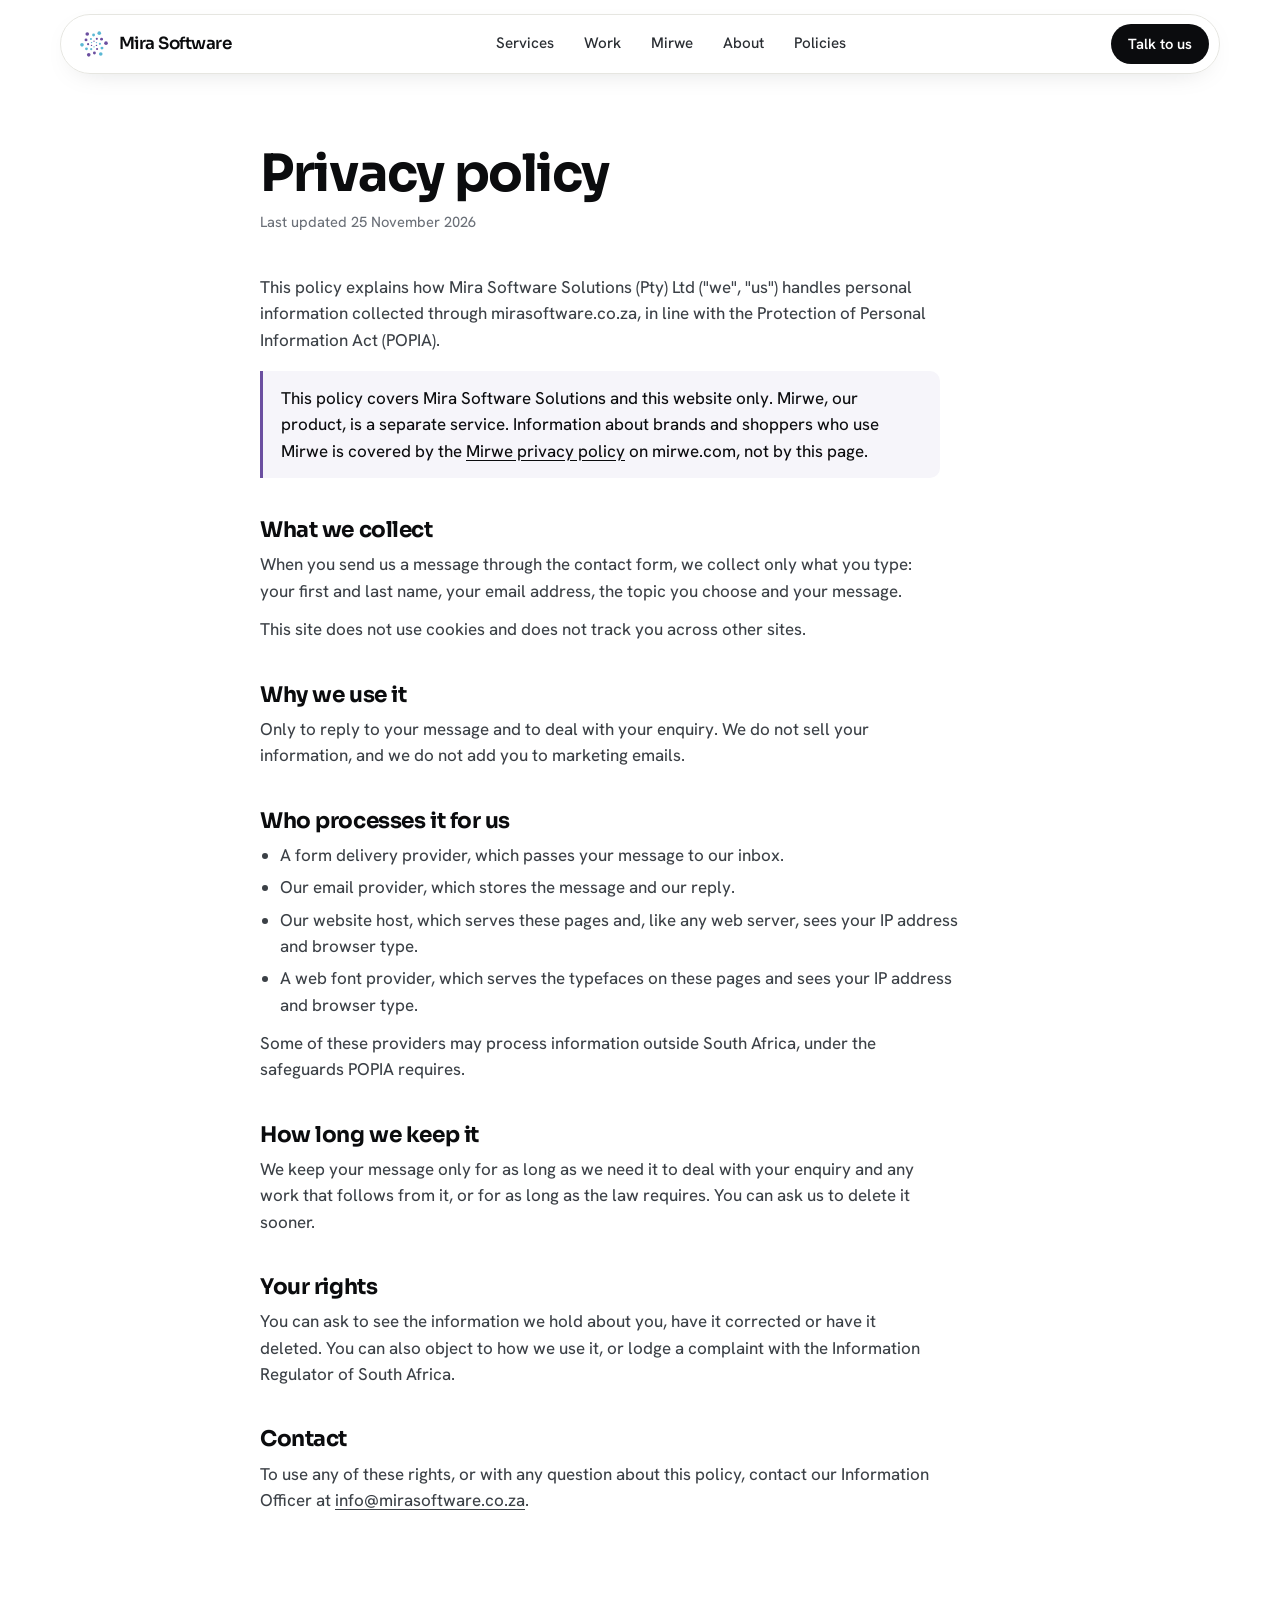
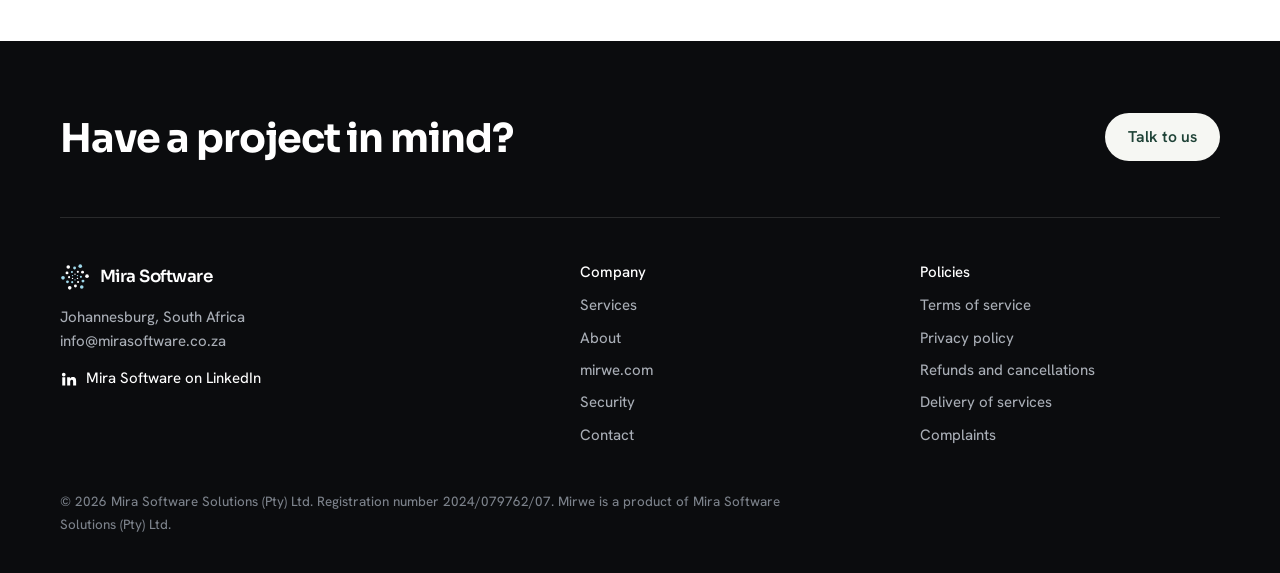
<file: privacy/index.html>
<!DOCTYPE html>
<html lang="en">
<head>
<meta charset="UTF-8">
<meta name="viewport" content="width=device-width, initial-scale=1">
<title>Privacy policy | Mira Software Solutions</title>
<meta name="description" content="How Mira Software Solutions handles personal information, in line with POPIA.">
<link rel="canonical" href="https://mirasoftware.co.za/privacy/">
<meta name="referrer" content="strict-origin-when-cross-origin">
<meta property="og:type" content="website">
<meta property="og:site_name" content="Mira Software Solutions">
<meta property="og:locale" content="en_ZA">
<meta property="og:url" content="https://mirasoftware.co.za/privacy/">
<meta property="og:title" content="Privacy policy | Mira Software Solutions">
<meta property="og:description" content="How Mira Software Solutions handles personal information, in line with POPIA.">
<meta property="og:image" content="https://mirasoftware.co.za/assets/img/share.png">
<meta name="twitter:card" content="summary_large_image">
<link rel="icon" href="/favicon.ico?v=2" sizes="any">
<link rel="icon" type="image/svg+xml" href="/assets/logos/favicon.svg?v=2">
<link rel="icon" type="image/png" sizes="32x32" href="/assets/logos/favicon-32x32.png?v=2">
<link rel="icon" type="image/png" sizes="16x16" href="/assets/logos/favicon-16x16.png?v=2">
<link rel="apple-touch-icon" href="/apple-touch-icon.png?v=2">
<link rel="preconnect" href="https://fonts.googleapis.com">
<link rel="preconnect" href="https://fonts.gstatic.com" crossorigin>
<link href="https://fonts.googleapis.com/css2?family=Sora:wght@600;700&family=Hanken+Grotesk:wght@400..600&family=Bricolage+Grotesque:opsz,wght@12..96,700&display=swap" rel="stylesheet">
<link rel="stylesheet" href="/assets/css/style.css">
</head>
<body>
<a class="skip" href="#main">Skip to content</a>
<svg width="0" height="0" style="position:absolute"><defs>
<symbol id="ext" viewBox="0 0 16 16"><path d="M5 11L11 5M6 5h5v5" fill="none" stroke="currentColor" stroke-width="1.6" stroke-linecap="round" stroke-linejoin="round"/></symbol>
<symbol id="chk" viewBox="0 0 20 20"><circle cx="10" cy="10" r="9" fill="none" stroke="currentColor" stroke-width="1.5"/><path d="M6.5 10.2l2.4 2.4 4.6-5" fill="none" stroke="currentColor" stroke-width="1.6" stroke-linecap="round" stroke-linejoin="round"/></symbol>
<symbol id="arr" viewBox="0 0 18 18"><path d="M4 9h10M10 5l4 4-4 4" fill="none" stroke="currentColor" stroke-width="1.5" stroke-linecap="round" stroke-linejoin="round"/></symbol>
<symbol id="m" viewBox="0 0 64 64"><rect x="4" y="4" width="56" height="56" rx="17" fill="#F6F7F3"/><path d="M17 46V30a7.5 7.5 0 0 1 15 0v16M32 30a7.5 7.5 0 0 1 15 0v16" fill="none" stroke="#2F6150" stroke-width="5.8" stroke-linecap="round"/><circle cx="47" cy="17" r="5.2" fill="#E4A3AC"/></symbol>
<symbol id="mg" viewBox="0 0 64 64"><rect x="4" y="4" width="56" height="56" rx="17" fill="#2F6150"/><path d="M17 46V30a7.5 7.5 0 0 1 15 0v16M32 30a7.5 7.5 0 0 1 15 0v16" fill="none" stroke="#fff" stroke-width="5.8" stroke-linecap="round"/><circle cx="47" cy="17" r="5.2" fill="#E4A3AC"/></symbol>
</defs></svg>
<div class="nav"><div class="wrap"><nav class="nav-in" aria-label="Main">
  <a class="brand" href="/"><img src="/assets/logos/mira-mark.svg" alt=""><span>Mira Software</span></a>
  <ul><li><a href="/#services">Services</a></li><li><a href="/#work">Work</a></li><li><a href="/#mirwe">Mirwe</a></li><li><a href="/#company">About</a></li><li><a href="/#policies">Policies</a></li></ul>
  <a class="btn btn-ink btn-sm" href="/#contact">Talk to us</a>
</nav></div></div>

<main id="main" class="doc"><div class="wrap">
<h1>Privacy policy</h1>
<p class="updated">Last updated 25 November 2026</p>
<p>This policy explains how Mira Software Solutions (Pty) Ltd ("we", "us") handles personal information collected through mirasoftware.co.za, in line with the Protection of Personal Information Act (POPIA).</p>
<p class="scope">This policy covers Mira Software Solutions and this website only. Mirwe, our product, is a separate service. Information about brands and shoppers who use Mirwe is covered by the <a href="https://mirwe.com/privacy">Mirwe privacy policy</a> on mirwe.com, not by this page.</p>
<h2>What we collect</h2>
<p>When you send us a message through the contact form, we collect only what you type: your first and last name, your email address, the topic you choose and your message.</p>
<p>This site does not use cookies and does not track you across other sites.</p>
<h2>Why we use it</h2>
<p>Only to reply to your message and to deal with your enquiry. We do not sell your information, and we do not add you to marketing emails.</p>
<h2>Who processes it for us</h2>
<ul><li>A form delivery provider, which passes your message to our inbox.</li>
<li>Our email provider, which stores the message and our reply.</li>
<li>Our website host, which serves these pages and, like any web server, sees your IP address and browser type.</li>
<li>A web font provider, which serves the typefaces on these pages and sees your IP address and browser type.</li></ul>
<p>Some of these providers may process information outside South Africa, under the safeguards POPIA requires.</p>
<h2>How long we keep it</h2>
<p>We keep your message only for as long as we need it to deal with your enquiry and any work that follows from it, or for as long as the law requires. You can ask us to delete it sooner.</p>
<h2>Your rights</h2>
<p>You can ask to see the information we hold about you, have it corrected or have it deleted. You can also object to how we use it, or lodge a complaint with the Information Regulator of South Africa.</p>
<h2>Contact</h2>
<p>To use any of these rights, or with any question about this policy, contact our Information Officer at <a href="mailto:info@mirasoftware.co.za">info@mirasoftware.co.za</a>.</p>
</div></main>
<footer><div class="wrap">
  <div class="foot-cta"><h2>Have a project in mind?</h2><a class="btn btn-cream" href="/#contact">Talk to us</a></div>
  <div class="foot-grid">
    <div><a class="brand" href="/" style="color:#fff"><img src="/assets/logos/mira-mark-white.svg" alt=""><span>Mira Software</span></a><p style="margin-top:14px">Johannesburg, South Africa</p><p>info@mirasoftware.co.za</p><p style="margin-top:14px"><a class="li" href="https://www.linkedin.com/company/mirasoftware"><svg viewBox="0 0 24 24" width="18" height="18"><path fill="currentColor" d="M4.98 3.5a2.5 2.5 0 1 1 0 5 2.5 2.5 0 0 1 0-5zM3 9.75h4v11H3zM9.5 9.75h3.8v1.6h.06c.53-1 1.83-1.9 3.64-1.9 3.9 0 4.5 2.4 4.5 5.6v5.7h-4v-5c0-1.3-.03-2.9-1.8-2.9s-2.1 1.3-2.1 2.8v5.1h-4z"/></svg>Mira Software on LinkedIn</a></p></div>
    <div><h4>Company</h4><ul><li><a href="/#services">Services</a></li><li><a href="/#company">About</a></li><li><a href="https://mirwe.com">mirwe.com</a></li><li><a href="/#security">Security</a></li><li><a href="/#contact">Contact</a></li></ul></div>
    <div><h4>Policies</h4><ul><li><a href="/terms/">Terms of service</a></li><li><a href="/privacy/">Privacy policy</a></li><li><a href="/refunds/">Refunds and cancellations</a></li><li><a href="/delivery/">Delivery of services</a></li><li><a href="/complaints/">Complaints</a></li></ul></div>
  </div>
  <p class="legal">© 2026 Mira Software Solutions (Pty) Ltd. Registration number 2024/079762/07. Mirwe is a product of Mira Software Solutions (Pty) Ltd.</p>
</div></footer>
</body>
</html>
</file>
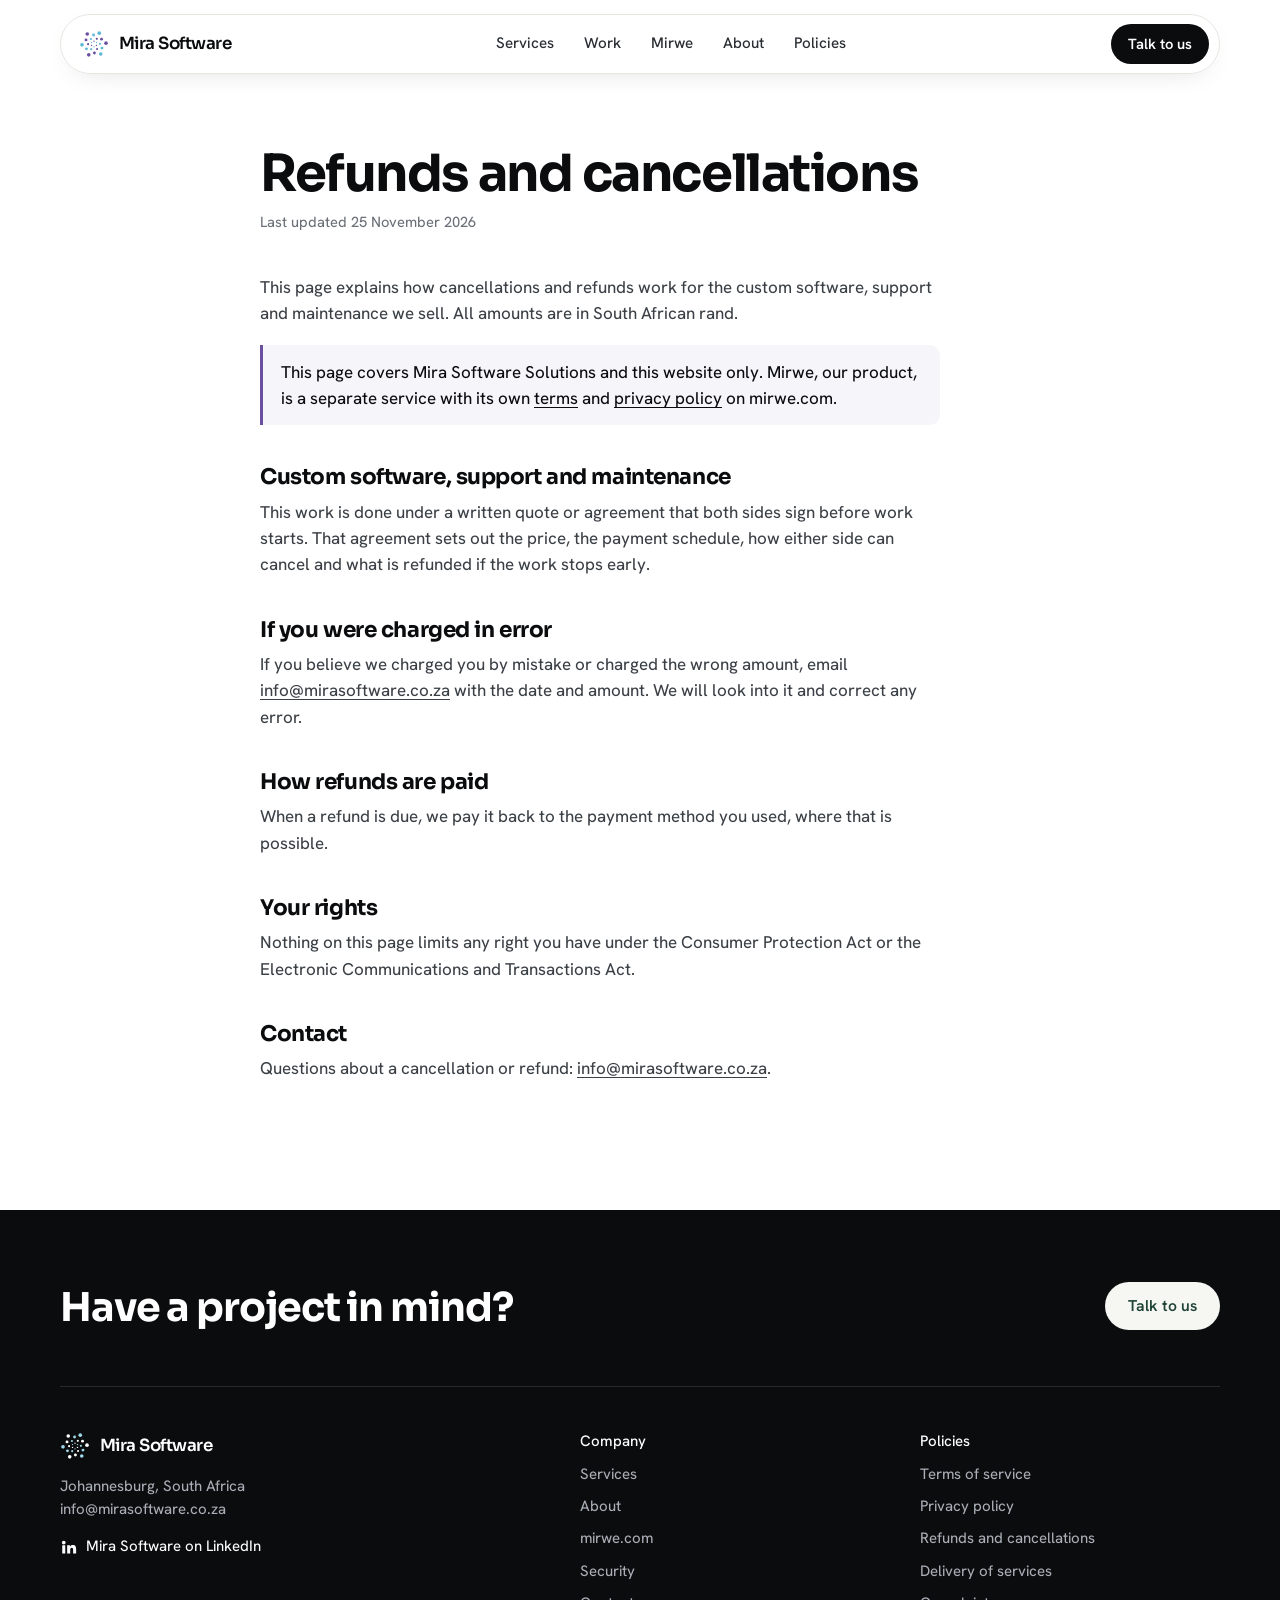
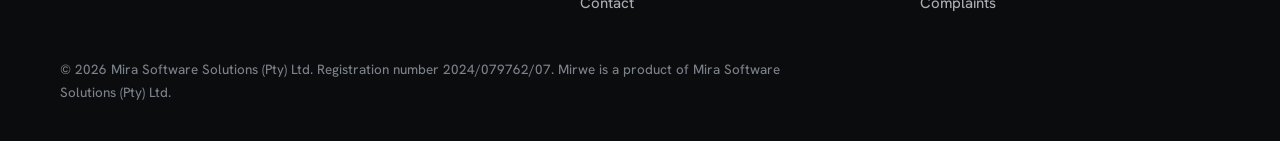
<file: refunds/index.html>
<!DOCTYPE html>
<html lang="en">
<head>
<meta charset="UTF-8">
<meta name="viewport" content="width=device-width, initial-scale=1">
<title>Refunds and cancellations | Mira Software Solutions</title>
<meta name="description" content="How to cancel and how refunds work at Mira Software Solutions.">
<link rel="canonical" href="https://mirasoftware.co.za/refunds/">
<meta name="referrer" content="strict-origin-when-cross-origin">
<meta property="og:type" content="website">
<meta property="og:site_name" content="Mira Software Solutions">
<meta property="og:locale" content="en_ZA">
<meta property="og:url" content="https://mirasoftware.co.za/refunds/">
<meta property="og:title" content="Refunds and cancellations | Mira Software Solutions">
<meta property="og:description" content="How to cancel and how refunds work at Mira Software Solutions.">
<meta property="og:image" content="https://mirasoftware.co.za/assets/img/share.png">
<meta name="twitter:card" content="summary_large_image">
<link rel="icon" href="/favicon.ico?v=2" sizes="any">
<link rel="icon" type="image/svg+xml" href="/assets/logos/favicon.svg?v=2">
<link rel="icon" type="image/png" sizes="32x32" href="/assets/logos/favicon-32x32.png?v=2">
<link rel="icon" type="image/png" sizes="16x16" href="/assets/logos/favicon-16x16.png?v=2">
<link rel="apple-touch-icon" href="/apple-touch-icon.png?v=2">
<link rel="preconnect" href="https://fonts.googleapis.com">
<link rel="preconnect" href="https://fonts.gstatic.com" crossorigin>
<link href="https://fonts.googleapis.com/css2?family=Sora:wght@600;700&family=Hanken+Grotesk:wght@400..600&family=Bricolage+Grotesque:opsz,wght@12..96,700&display=swap" rel="stylesheet">
<link rel="stylesheet" href="/assets/css/style.css">
</head>
<body>
<a class="skip" href="#main">Skip to content</a>
<svg width="0" height="0" style="position:absolute"><defs>
<symbol id="ext" viewBox="0 0 16 16"><path d="M5 11L11 5M6 5h5v5" fill="none" stroke="currentColor" stroke-width="1.6" stroke-linecap="round" stroke-linejoin="round"/></symbol>
<symbol id="chk" viewBox="0 0 20 20"><circle cx="10" cy="10" r="9" fill="none" stroke="currentColor" stroke-width="1.5"/><path d="M6.5 10.2l2.4 2.4 4.6-5" fill="none" stroke="currentColor" stroke-width="1.6" stroke-linecap="round" stroke-linejoin="round"/></symbol>
<symbol id="arr" viewBox="0 0 18 18"><path d="M4 9h10M10 5l4 4-4 4" fill="none" stroke="currentColor" stroke-width="1.5" stroke-linecap="round" stroke-linejoin="round"/></symbol>
<symbol id="m" viewBox="0 0 64 64"><rect x="4" y="4" width="56" height="56" rx="17" fill="#F6F7F3"/><path d="M17 46V30a7.5 7.5 0 0 1 15 0v16M32 30a7.5 7.5 0 0 1 15 0v16" fill="none" stroke="#2F6150" stroke-width="5.8" stroke-linecap="round"/><circle cx="47" cy="17" r="5.2" fill="#E4A3AC"/></symbol>
<symbol id="mg" viewBox="0 0 64 64"><rect x="4" y="4" width="56" height="56" rx="17" fill="#2F6150"/><path d="M17 46V30a7.5 7.5 0 0 1 15 0v16M32 30a7.5 7.5 0 0 1 15 0v16" fill="none" stroke="#fff" stroke-width="5.8" stroke-linecap="round"/><circle cx="47" cy="17" r="5.2" fill="#E4A3AC"/></symbol>
</defs></svg>
<div class="nav"><div class="wrap"><nav class="nav-in" aria-label="Main">
  <a class="brand" href="/"><img src="/assets/logos/mira-mark.svg" alt=""><span>Mira Software</span></a>
  <ul><li><a href="/#services">Services</a></li><li><a href="/#work">Work</a></li><li><a href="/#mirwe">Mirwe</a></li><li><a href="/#company">About</a></li><li><a href="/#policies">Policies</a></li></ul>
  <a class="btn btn-ink btn-sm" href="/#contact">Talk to us</a>
</nav></div></div>

<main id="main" class="doc"><div class="wrap">
<h1>Refunds and cancellations</h1>
<p class="updated">Last updated 25 November 2026</p>
<p>This page explains how cancellations and refunds work for the custom software, support and maintenance we sell. All amounts are in South African rand.</p>
<p class="scope">This page covers Mira Software Solutions and this website only. Mirwe, our product, is a separate service with its own <a href="https://mirwe.com/terms">terms</a> and <a href="https://mirwe.com/privacy">privacy policy</a> on mirwe.com.</p>
<h2>Custom software, support and maintenance</h2>
<p>This work is done under a written quote or agreement that both sides sign before work starts. That agreement sets out the price, the payment schedule, how either side can cancel and what is refunded if the work stops early.</p>
<h2>If you were charged in error</h2>
<p>If you believe we charged you by mistake or charged the wrong amount, email <a href="mailto:info@mirasoftware.co.za">info@mirasoftware.co.za</a> with the date and amount. We will look into it and correct any error.</p>
<h2>How refunds are paid</h2>
<p>When a refund is due, we pay it back to the payment method you used, where that is possible.</p>
<h2>Your rights</h2>
<p>Nothing on this page limits any right you have under the Consumer Protection Act or the Electronic Communications and Transactions Act.</p>
<h2>Contact</h2>
<p>Questions about a cancellation or refund: <a href="mailto:info@mirasoftware.co.za">info@mirasoftware.co.za</a>.</p>
</div></main>
<footer><div class="wrap">
  <div class="foot-cta"><h2>Have a project in mind?</h2><a class="btn btn-cream" href="/#contact">Talk to us</a></div>
  <div class="foot-grid">
    <div><a class="brand" href="/" style="color:#fff"><img src="/assets/logos/mira-mark-white.svg" alt=""><span>Mira Software</span></a><p style="margin-top:14px">Johannesburg, South Africa</p><p>info@mirasoftware.co.za</p><p style="margin-top:14px"><a class="li" href="https://www.linkedin.com/company/mirasoftware"><svg viewBox="0 0 24 24" width="18" height="18"><path fill="currentColor" d="M4.98 3.5a2.5 2.5 0 1 1 0 5 2.5 2.5 0 0 1 0-5zM3 9.75h4v11H3zM9.5 9.75h3.8v1.6h.06c.53-1 1.83-1.9 3.64-1.9 3.9 0 4.5 2.4 4.5 5.6v5.7h-4v-5c0-1.3-.03-2.9-1.8-2.9s-2.1 1.3-2.1 2.8v5.1h-4z"/></svg>Mira Software on LinkedIn</a></p></div>
    <div><h4>Company</h4><ul><li><a href="/#services">Services</a></li><li><a href="/#company">About</a></li><li><a href="https://mirwe.com">mirwe.com</a></li><li><a href="/#security">Security</a></li><li><a href="/#contact">Contact</a></li></ul></div>
    <div><h4>Policies</h4><ul><li><a href="/terms/">Terms of service</a></li><li><a href="/privacy/">Privacy policy</a></li><li><a href="/refunds/">Refunds and cancellations</a></li><li><a href="/delivery/">Delivery of services</a></li><li><a href="/complaints/">Complaints</a></li></ul></div>
  </div>
  <p class="legal">© 2026 Mira Software Solutions (Pty) Ltd. Registration number 2024/079762/07. Mirwe is a product of Mira Software Solutions (Pty) Ltd.</p>
</div></footer>
</body>
</html>
</file>
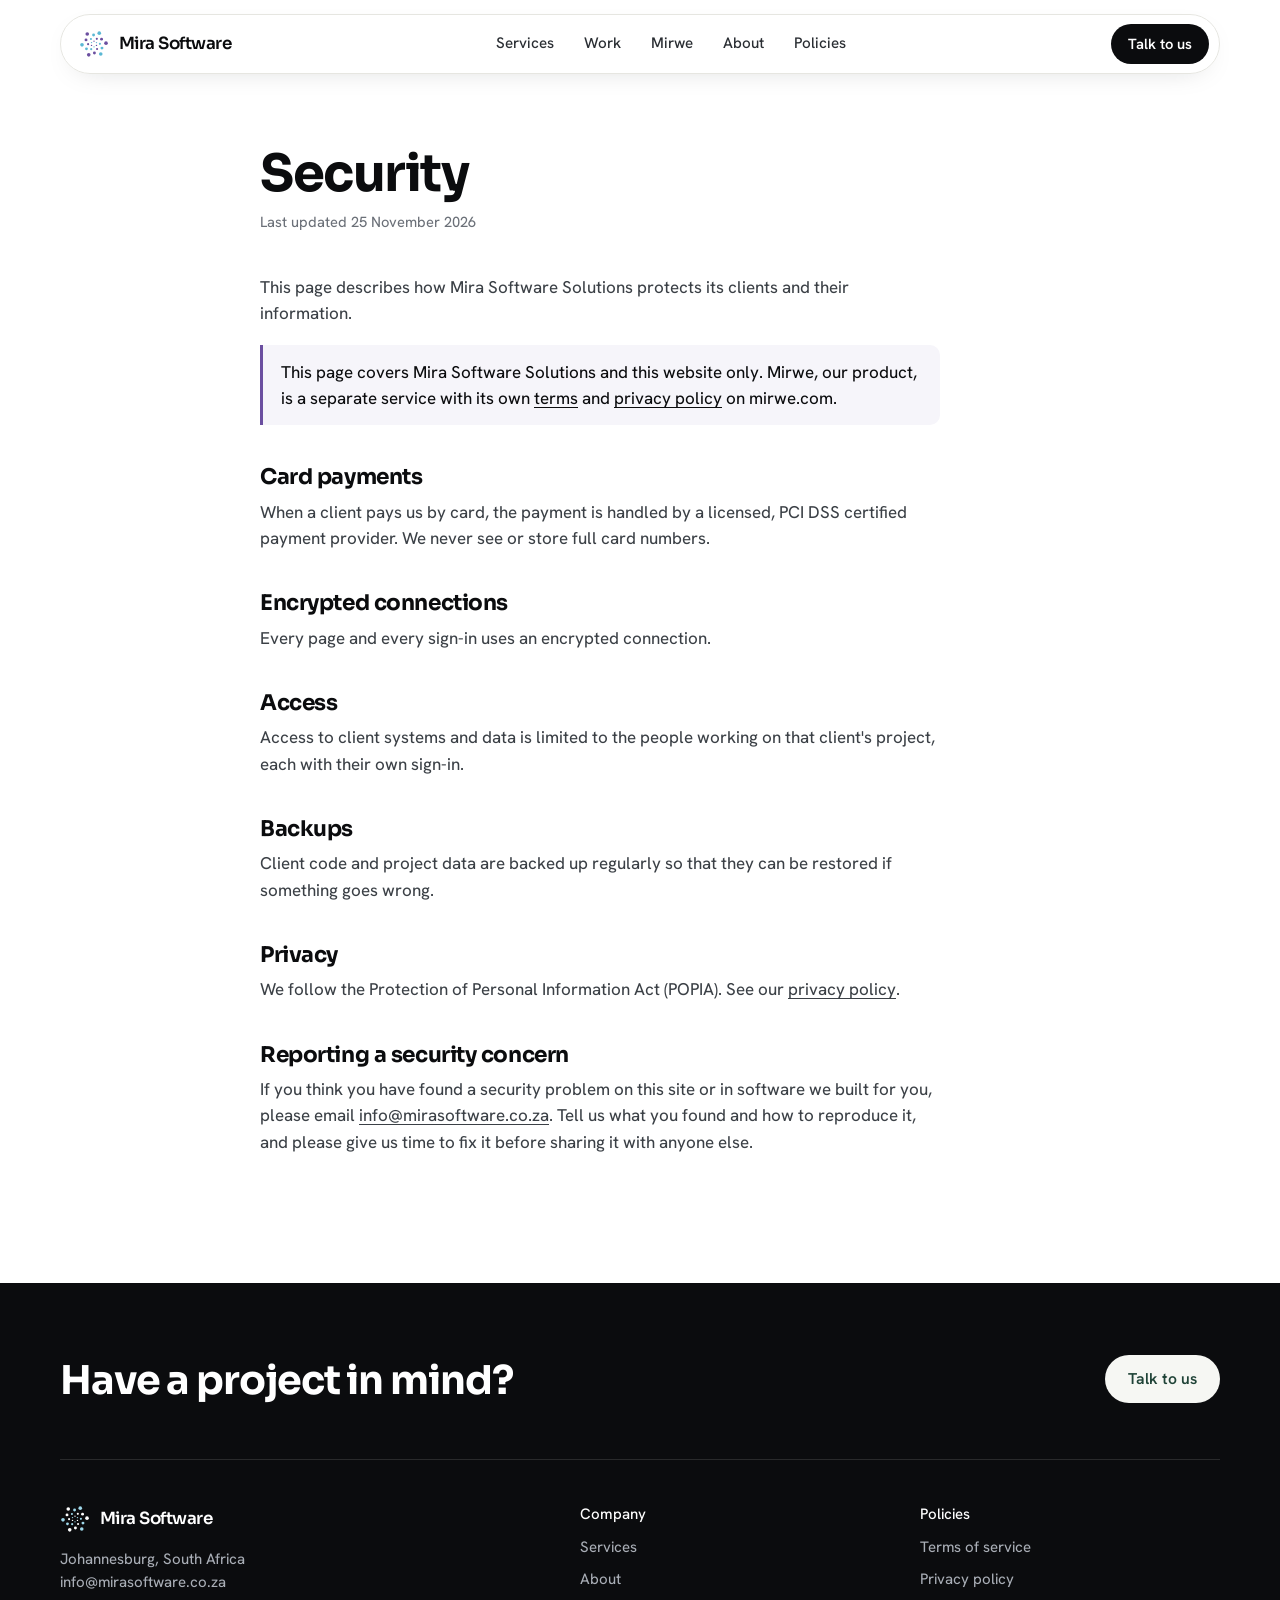
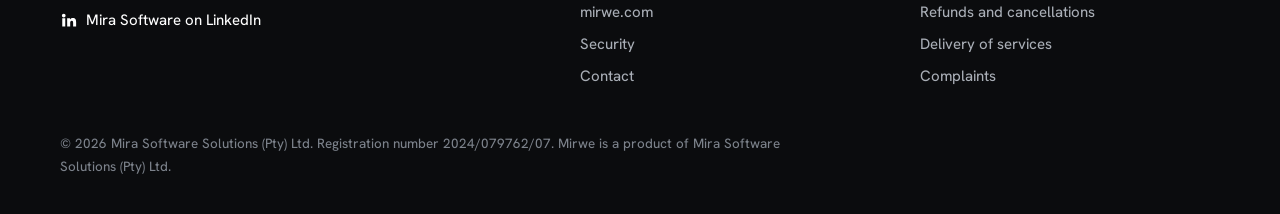
<file: security/index.html>
<!DOCTYPE html>
<html lang="en">
<head>
<meta charset="UTF-8">
<meta name="viewport" content="width=device-width, initial-scale=1">
<title>Security | Mira Software Solutions</title>
<meta name="description" content="How Mira Software Solutions protects customers, shoppers and their information.">
<link rel="canonical" href="https://mirasoftware.co.za/security/">
<meta name="referrer" content="strict-origin-when-cross-origin">
<meta property="og:type" content="website">
<meta property="og:site_name" content="Mira Software Solutions">
<meta property="og:locale" content="en_ZA">
<meta property="og:url" content="https://mirasoftware.co.za/security/">
<meta property="og:title" content="Security | Mira Software Solutions">
<meta property="og:description" content="How Mira Software Solutions protects customers, shoppers and their information.">
<meta property="og:image" content="https://mirasoftware.co.za/assets/img/share.png">
<meta name="twitter:card" content="summary_large_image">
<link rel="icon" href="/favicon.ico?v=2" sizes="any">
<link rel="icon" type="image/svg+xml" href="/assets/logos/favicon.svg?v=2">
<link rel="icon" type="image/png" sizes="32x32" href="/assets/logos/favicon-32x32.png?v=2">
<link rel="icon" type="image/png" sizes="16x16" href="/assets/logos/favicon-16x16.png?v=2">
<link rel="apple-touch-icon" href="/apple-touch-icon.png?v=2">
<link rel="preconnect" href="https://fonts.googleapis.com">
<link rel="preconnect" href="https://fonts.gstatic.com" crossorigin>
<link href="https://fonts.googleapis.com/css2?family=Sora:wght@600;700&family=Hanken+Grotesk:wght@400..600&family=Bricolage+Grotesque:opsz,wght@12..96,700&display=swap" rel="stylesheet">
<link rel="stylesheet" href="/assets/css/style.css">
</head>
<body>
<a class="skip" href="#main">Skip to content</a>
<svg width="0" height="0" style="position:absolute"><defs>
<symbol id="ext" viewBox="0 0 16 16"><path d="M5 11L11 5M6 5h5v5" fill="none" stroke="currentColor" stroke-width="1.6" stroke-linecap="round" stroke-linejoin="round"/></symbol>
<symbol id="chk" viewBox="0 0 20 20"><circle cx="10" cy="10" r="9" fill="none" stroke="currentColor" stroke-width="1.5"/><path d="M6.5 10.2l2.4 2.4 4.6-5" fill="none" stroke="currentColor" stroke-width="1.6" stroke-linecap="round" stroke-linejoin="round"/></symbol>
<symbol id="arr" viewBox="0 0 18 18"><path d="M4 9h10M10 5l4 4-4 4" fill="none" stroke="currentColor" stroke-width="1.5" stroke-linecap="round" stroke-linejoin="round"/></symbol>
<symbol id="m" viewBox="0 0 64 64"><rect x="4" y="4" width="56" height="56" rx="17" fill="#F6F7F3"/><path d="M17 46V30a7.5 7.5 0 0 1 15 0v16M32 30a7.5 7.5 0 0 1 15 0v16" fill="none" stroke="#2F6150" stroke-width="5.8" stroke-linecap="round"/><circle cx="47" cy="17" r="5.2" fill="#E4A3AC"/></symbol>
<symbol id="mg" viewBox="0 0 64 64"><rect x="4" y="4" width="56" height="56" rx="17" fill="#2F6150"/><path d="M17 46V30a7.5 7.5 0 0 1 15 0v16M32 30a7.5 7.5 0 0 1 15 0v16" fill="none" stroke="#fff" stroke-width="5.8" stroke-linecap="round"/><circle cx="47" cy="17" r="5.2" fill="#E4A3AC"/></symbol>
</defs></svg>
<div class="nav"><div class="wrap"><nav class="nav-in" aria-label="Main">
  <a class="brand" href="/"><img src="/assets/logos/mira-mark.svg" alt=""><span>Mira Software</span></a>
  <ul><li><a href="/#services">Services</a></li><li><a href="/#work">Work</a></li><li><a href="/#mirwe">Mirwe</a></li><li><a href="/#company">About</a></li><li><a href="/#policies">Policies</a></li></ul>
  <a class="btn btn-ink btn-sm" href="/#contact">Talk to us</a>
</nav></div></div>

<main id="main" class="doc"><div class="wrap">
<h1>Security</h1>
<p class="updated">Last updated 25 November 2026</p>
<p>This page describes how Mira Software Solutions protects its clients and their information.</p>
<p class="scope">This page covers Mira Software Solutions and this website only. Mirwe, our product, is a separate service with its own <a href="https://mirwe.com/terms">terms</a> and <a href="https://mirwe.com/privacy">privacy policy</a> on mirwe.com.</p>
<h2>Card payments</h2>
<p>When a client pays us by card, the payment is handled by a licensed, PCI DSS certified payment provider. We never see or store full card numbers.</p>
<h2>Encrypted connections</h2>
<p>Every page and every sign-in uses an encrypted connection.</p>
<h2>Access</h2>
<p>Access to client systems and data is limited to the people working on that client's project, each with their own sign-in.</p>
<h2>Backups</h2>
<p>Client code and project data are backed up regularly so that they can be restored if something goes wrong.</p>
<h2>Privacy</h2>
<p>We follow the Protection of Personal Information Act (POPIA). See our <a href="/privacy/">privacy policy</a>.</p>
<h2>Reporting a security concern</h2>
<p>If you think you have found a security problem on this site or in software we built for you, please email <a href="mailto:info@mirasoftware.co.za">info@mirasoftware.co.za</a>. Tell us what you found and how to reproduce it, and please give us time to fix it before sharing it with anyone else.</p>
</div></main>
<footer><div class="wrap">
  <div class="foot-cta"><h2>Have a project in mind?</h2><a class="btn btn-cream" href="/#contact">Talk to us</a></div>
  <div class="foot-grid">
    <div><a class="brand" href="/" style="color:#fff"><img src="/assets/logos/mira-mark-white.svg" alt=""><span>Mira Software</span></a><p style="margin-top:14px">Johannesburg, South Africa</p><p>info@mirasoftware.co.za</p><p style="margin-top:14px"><a class="li" href="https://www.linkedin.com/company/mirasoftware"><svg viewBox="0 0 24 24" width="18" height="18"><path fill="currentColor" d="M4.98 3.5a2.5 2.5 0 1 1 0 5 2.5 2.5 0 0 1 0-5zM3 9.75h4v11H3zM9.5 9.75h3.8v1.6h.06c.53-1 1.83-1.9 3.64-1.9 3.9 0 4.5 2.4 4.5 5.6v5.7h-4v-5c0-1.3-.03-2.9-1.8-2.9s-2.1 1.3-2.1 2.8v5.1h-4z"/></svg>Mira Software on LinkedIn</a></p></div>
    <div><h4>Company</h4><ul><li><a href="/#services">Services</a></li><li><a href="/#company">About</a></li><li><a href="https://mirwe.com">mirwe.com</a></li><li><a href="/#security">Security</a></li><li><a href="/#contact">Contact</a></li></ul></div>
    <div><h4>Policies</h4><ul><li><a href="/terms/">Terms of service</a></li><li><a href="/privacy/">Privacy policy</a></li><li><a href="/refunds/">Refunds and cancellations</a></li><li><a href="/delivery/">Delivery of services</a></li><li><a href="/complaints/">Complaints</a></li></ul></div>
  </div>
  <p class="legal">© 2026 Mira Software Solutions (Pty) Ltd. Registration number 2024/079762/07. Mirwe is a product of Mira Software Solutions (Pty) Ltd.</p>
</div></footer>
</body>
</html>
</file>
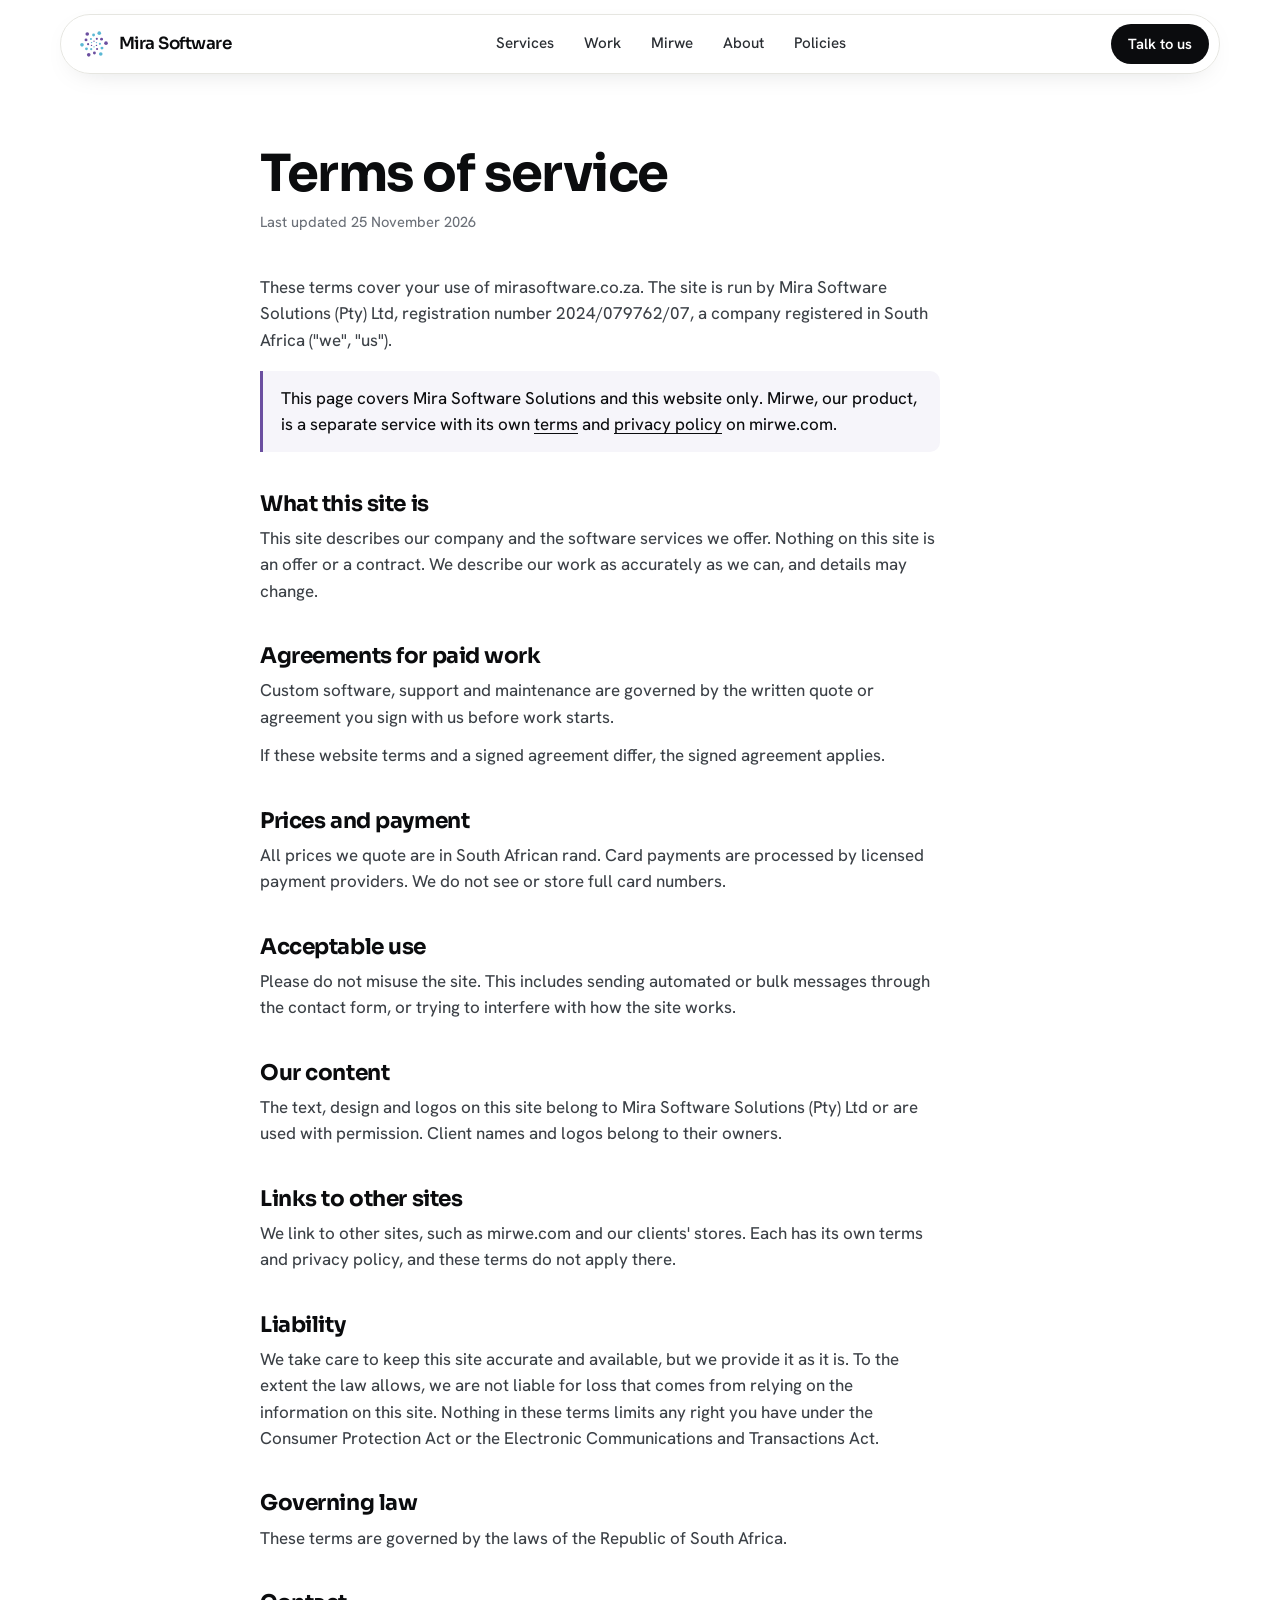
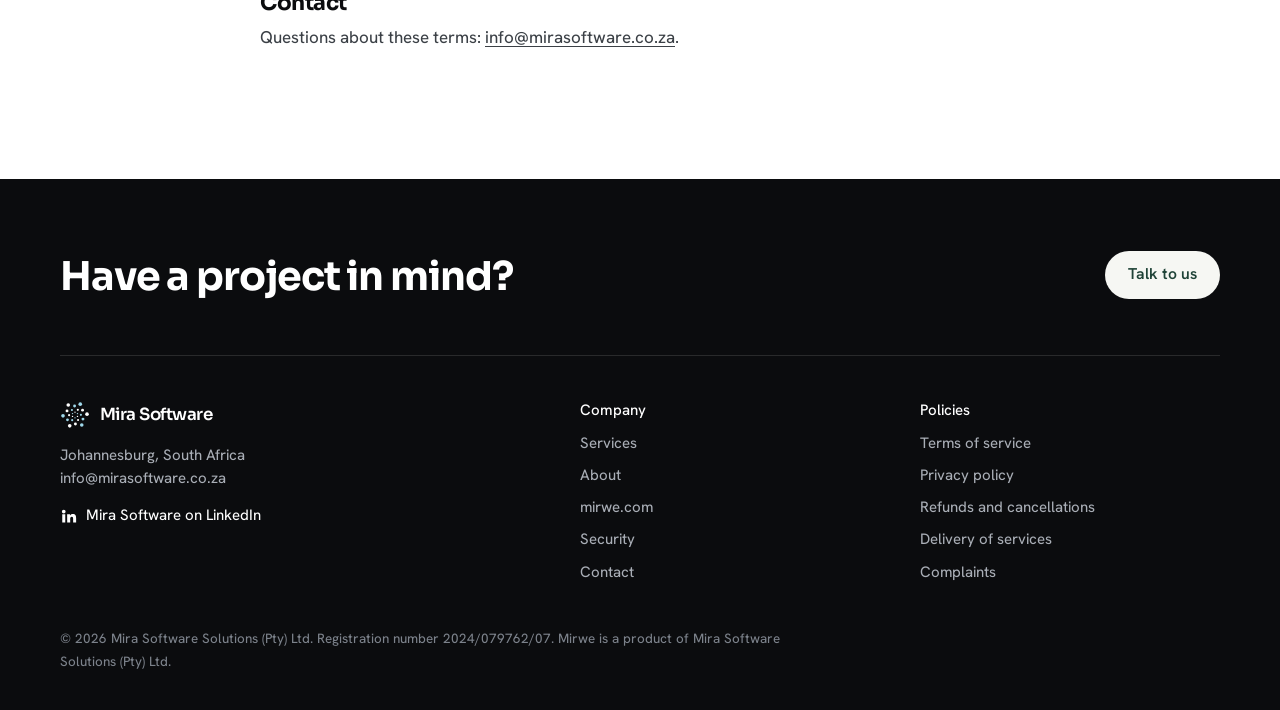
<file: terms/index.html>
<!DOCTYPE html>
<html lang="en">
<head>
<meta charset="UTF-8">
<meta name="viewport" content="width=device-width, initial-scale=1">
<title>Terms of service | Mira Software Solutions</title>
<meta name="description" content="The terms for using the Mira Software Solutions website.">
<link rel="canonical" href="https://mirasoftware.co.za/terms/">
<meta name="referrer" content="strict-origin-when-cross-origin">
<meta property="og:type" content="website">
<meta property="og:site_name" content="Mira Software Solutions">
<meta property="og:locale" content="en_ZA">
<meta property="og:url" content="https://mirasoftware.co.za/terms/">
<meta property="og:title" content="Terms of service | Mira Software Solutions">
<meta property="og:description" content="The terms for using the Mira Software Solutions website.">
<meta property="og:image" content="https://mirasoftware.co.za/assets/img/share.png">
<meta name="twitter:card" content="summary_large_image">
<link rel="icon" href="/favicon.ico?v=2" sizes="any">
<link rel="icon" type="image/svg+xml" href="/assets/logos/favicon.svg?v=2">
<link rel="icon" type="image/png" sizes="32x32" href="/assets/logos/favicon-32x32.png?v=2">
<link rel="icon" type="image/png" sizes="16x16" href="/assets/logos/favicon-16x16.png?v=2">
<link rel="apple-touch-icon" href="/apple-touch-icon.png?v=2">
<link rel="preconnect" href="https://fonts.googleapis.com">
<link rel="preconnect" href="https://fonts.gstatic.com" crossorigin>
<link href="https://fonts.googleapis.com/css2?family=Sora:wght@600;700&family=Hanken+Grotesk:wght@400..600&family=Bricolage+Grotesque:opsz,wght@12..96,700&display=swap" rel="stylesheet">
<link rel="stylesheet" href="/assets/css/style.css">
</head>
<body>
<a class="skip" href="#main">Skip to content</a>
<svg width="0" height="0" style="position:absolute"><defs>
<symbol id="ext" viewBox="0 0 16 16"><path d="M5 11L11 5M6 5h5v5" fill="none" stroke="currentColor" stroke-width="1.6" stroke-linecap="round" stroke-linejoin="round"/></symbol>
<symbol id="chk" viewBox="0 0 20 20"><circle cx="10" cy="10" r="9" fill="none" stroke="currentColor" stroke-width="1.5"/><path d="M6.5 10.2l2.4 2.4 4.6-5" fill="none" stroke="currentColor" stroke-width="1.6" stroke-linecap="round" stroke-linejoin="round"/></symbol>
<symbol id="arr" viewBox="0 0 18 18"><path d="M4 9h10M10 5l4 4-4 4" fill="none" stroke="currentColor" stroke-width="1.5" stroke-linecap="round" stroke-linejoin="round"/></symbol>
<symbol id="m" viewBox="0 0 64 64"><rect x="4" y="4" width="56" height="56" rx="17" fill="#F6F7F3"/><path d="M17 46V30a7.5 7.5 0 0 1 15 0v16M32 30a7.5 7.5 0 0 1 15 0v16" fill="none" stroke="#2F6150" stroke-width="5.8" stroke-linecap="round"/><circle cx="47" cy="17" r="5.2" fill="#E4A3AC"/></symbol>
<symbol id="mg" viewBox="0 0 64 64"><rect x="4" y="4" width="56" height="56" rx="17" fill="#2F6150"/><path d="M17 46V30a7.5 7.5 0 0 1 15 0v16M32 30a7.5 7.5 0 0 1 15 0v16" fill="none" stroke="#fff" stroke-width="5.8" stroke-linecap="round"/><circle cx="47" cy="17" r="5.2" fill="#E4A3AC"/></symbol>
</defs></svg>
<div class="nav"><div class="wrap"><nav class="nav-in" aria-label="Main">
  <a class="brand" href="/"><img src="/assets/logos/mira-mark.svg" alt=""><span>Mira Software</span></a>
  <ul><li><a href="/#services">Services</a></li><li><a href="/#work">Work</a></li><li><a href="/#mirwe">Mirwe</a></li><li><a href="/#company">About</a></li><li><a href="/#policies">Policies</a></li></ul>
  <a class="btn btn-ink btn-sm" href="/#contact">Talk to us</a>
</nav></div></div>

<main id="main" class="doc"><div class="wrap">
<h1>Terms of service</h1>
<p class="updated">Last updated 25 November 2026</p>
<p>These terms cover your use of mirasoftware.co.za. The site is run by Mira Software Solutions (Pty) Ltd, registration number 2024/079762/07, a company registered in South Africa ("we", "us").</p>
<p class="scope">This page covers Mira Software Solutions and this website only. Mirwe, our product, is a separate service with its own <a href="https://mirwe.com/terms">terms</a> and <a href="https://mirwe.com/privacy">privacy policy</a> on mirwe.com.</p>
<h2>What this site is</h2>
<p>This site describes our company and the software services we offer. Nothing on this site is an offer or a contract. We describe our work as accurately as we can, and details may change.</p>
<h2>Agreements for paid work</h2>
<p>Custom software, support and maintenance are governed by the written quote or agreement you sign with us before work starts.</p>
<p>If these website terms and a signed agreement differ, the signed agreement applies.</p>
<h2>Prices and payment</h2>
<p>All prices we quote are in South African rand. Card payments are processed by licensed payment providers. We do not see or store full card numbers.</p>
<h2>Acceptable use</h2>
<p>Please do not misuse the site. This includes sending automated or bulk messages through the contact form, or trying to interfere with how the site works.</p>
<h2>Our content</h2>
<p>The text, design and logos on this site belong to Mira Software Solutions (Pty) Ltd or are used with permission. Client names and logos belong to their owners.</p>
<h2>Links to other sites</h2>
<p>We link to other sites, such as mirwe.com and our clients' stores. Each has its own terms and privacy policy, and these terms do not apply there.</p>
<h2>Liability</h2>
<p>We take care to keep this site accurate and available, but we provide it as it is. To the extent the law allows, we are not liable for loss that comes from relying on the information on this site. Nothing in these terms limits any right you have under the Consumer Protection Act or the Electronic Communications and Transactions Act.</p>
<h2>Governing law</h2>
<p>These terms are governed by the laws of the Republic of South Africa.</p>
<h2>Contact</h2>
<p>Questions about these terms: <a href="mailto:info@mirasoftware.co.za">info@mirasoftware.co.za</a>.</p>
</div></main>
<footer><div class="wrap">
  <div class="foot-cta"><h2>Have a project in mind?</h2><a class="btn btn-cream" href="/#contact">Talk to us</a></div>
  <div class="foot-grid">
    <div><a class="brand" href="/" style="color:#fff"><img src="/assets/logos/mira-mark-white.svg" alt=""><span>Mira Software</span></a><p style="margin-top:14px">Johannesburg, South Africa</p><p>info@mirasoftware.co.za</p><p style="margin-top:14px"><a class="li" href="https://www.linkedin.com/company/mirasoftware"><svg viewBox="0 0 24 24" width="18" height="18"><path fill="currentColor" d="M4.98 3.5a2.5 2.5 0 1 1 0 5 2.5 2.5 0 0 1 0-5zM3 9.75h4v11H3zM9.5 9.75h3.8v1.6h.06c.53-1 1.83-1.9 3.64-1.9 3.9 0 4.5 2.4 4.5 5.6v5.7h-4v-5c0-1.3-.03-2.9-1.8-2.9s-2.1 1.3-2.1 2.8v5.1h-4z"/></svg>Mira Software on LinkedIn</a></p></div>
    <div><h4>Company</h4><ul><li><a href="/#services">Services</a></li><li><a href="/#company">About</a></li><li><a href="https://mirwe.com">mirwe.com</a></li><li><a href="/#security">Security</a></li><li><a href="/#contact">Contact</a></li></ul></div>
    <div><h4>Policies</h4><ul><li><a href="/terms/">Terms of service</a></li><li><a href="/privacy/">Privacy policy</a></li><li><a href="/refunds/">Refunds and cancellations</a></li><li><a href="/delivery/">Delivery of services</a></li><li><a href="/complaints/">Complaints</a></li></ul></div>
  </div>
  <p class="legal">© 2026 Mira Software Solutions (Pty) Ltd. Registration number 2024/079762/07. Mirwe is a product of Mira Software Solutions (Pty) Ltd.</p>
</div></footer>
</body>
</html>
</file>
<file: assets/css/style.css>
/* Mira Software v2. One quiet page, one loud object: the Mirwe stage. */
:root{
  --paper:#FFFFFF;--mist:#F5F5F2;--ink:#14161A;--soft:#5C6168;--faint:#8D9299;--line:#E6E6E1;
  --mira:#6B4FA0;
  --green:#2F6150;--green-2:#1F4337;--green-3:#3D7A64;--bud:#E4A3AC;--cream:#F6F7F3;
  --warn-bg:#FFF4D6;--warn-fg:#7A5200;
  --display:"Bricolage Grotesque","Hanken Grotesk",system-ui,sans-serif;
  --text:"Hanken Grotesk",system-ui,-apple-system,"Segoe UI",sans-serif;
}
*{box-sizing:border-box;margin:0;padding:0}
html{scroll-behavior:smooth}
body{font-family:var(--text);background:var(--paper);color:var(--ink);font-size:17px;line-height:1.55;-webkit-font-smoothing:antialiased}
a{color:inherit;text-decoration:none}
img{max-width:100%;display:block}
:focus-visible{outline:2px solid var(--green);outline-offset:3px;border-radius:6px}
.wrap{max-width:1200px;margin:0 auto;padding-left:max(20px,env(safe-area-inset-left,0px));padding-right:max(20px,env(safe-area-inset-right,0px))}
h1,h2,h3{font-family:var(--display);font-weight:600;letter-spacing:-.035em;line-height:1.04;text-wrap:balance}
h1{font-size:clamp(2.5rem,6.2vw,5.25rem)}
h2{font-size:clamp(1.9rem,3.6vw,3rem)}
h3{font-size:1.2rem;letter-spacing:-.02em;line-height:1.2}
p{max-width:62ch}
.soft{color:var(--soft)}

/* floating nav */
.nav{position:sticky;top:14px;z-index:30;margin-top:14px}
.nav-in{display:flex;align-items:center;justify-content:space-between;gap:16px;height:60px;padding:0 10px 0 18px;border-radius:999px;background:rgba(255,255,255,.78);backdrop-filter:saturate(1.6) blur(18px);-webkit-backdrop-filter:saturate(1.6) blur(18px);border:1px solid var(--line);box-shadow:0 8px 30px -18px rgba(20,22,26,.25)}
.brand{display:flex;align-items:center;gap:10px;font-family:var(--display);font-weight:600;letter-spacing:-.02em;font-size:1.05rem;white-space:nowrap}
.brand img{width:28px;height:28px}
.nav ul{display:flex;gap:30px;list-style:none;font-size:.95rem;color:var(--soft)}
.nav ul a:hover{color:var(--ink)}
.btn{display:inline-flex;align-items:center;justify-content:center;gap:8px;height:48px;padding:0 22px;border-radius:999px;font-weight:600;font-size:.98rem;border:1px solid transparent;cursor:pointer;font-family:inherit;transition:background .15s,transform .15s}
.btn:active{transform:scale(.98)}
.btn-ink{background:var(--ink);color:#fff}.btn-ink:hover{background:#000}
.btn-line{border-color:var(--line);background:#fff}.btn-line:hover{border-color:var(--ink)}
.btn-cream{background:var(--cream);color:var(--green-2)}.btn-cream:hover{background:#fff}
.btn-sm{height:40px;padding:0 16px;font-size:.92rem}
.ext{width:14px;height:14px;flex:none}

/* hero */
.hero{padding:88px 0 0}
.hero h1{max-width:15ch}
.hero .lead{font-size:clamp(1.1rem,1.6vw,1.3rem);color:var(--soft);margin:26px 0 34px;max-width:46ch}
.hero-actions{display:flex;gap:10px;flex-wrap:wrap}
.hero-legal{margin-top:26px;font-size:.88rem;color:var(--faint)}

/* the stage: the one loud object */
.stage{margin-top:64px;position:relative;border-radius:36px;overflow:hidden;background:
  radial-gradient(60% 80% at 92% 0%,rgba(228,163,172,.26) 0%,rgba(228,163,172,0) 60%),
  radial-gradient(80% 120% at 0% 100%,#18382E 0%,rgba(24,56,46,0) 60%),
  linear-gradient(160deg,var(--green-3),var(--green) 45%,var(--green-2));
  color:var(--cream);padding:56px 56px 0}
.stage-top{display:flex;justify-content:space-between;align-items:flex-end;gap:32px;flex-wrap:wrap;margin-bottom:44px}
.wordmark{display:flex;align-items:center;gap:12px;font-family:var(--display);font-weight:700;font-size:2rem;letter-spacing:-.04em;margin-bottom:18px}
.wordmark svg{width:44px;height:44px}
.stage h2{color:#fff;max-width:16ch}
.stage-top p{color:#C9DAD1;margin-top:14px;max-width:44ch}
.tabs{display:flex;gap:6px;flex-wrap:wrap;margin-bottom:18px}
.tab{height:38px;padding:0 16px;border-radius:999px;border:1px solid rgba(255,255,255,.2);background:rgba(255,255,255,.06);color:var(--cream);font:500 .92rem var(--text);cursor:pointer}
.tab[aria-selected="true"]{background:var(--cream);color:var(--green-2);border-color:var(--cream)}
.devices{position:relative;display:grid;grid-template-columns:1fr;}
.window{background:#FAFAF7;color:#24302A;border-radius:18px 18px 0 0;box-shadow:0 40px 80px -30px rgba(0,0,0,.5);overflow:hidden;margin-right:180px;animation:rise .9s cubic-bezier(.2,.7,.1,1) both}
@keyframes rise{from{transform:translateY(40px);opacity:.0}to{transform:none;opacity:1}}
@media (prefers-reduced-motion:reduce){.window,.phone{animation:none}}
.chrome{display:flex;gap:6px;padding:12px 16px;border-bottom:1px solid rgba(36,48,42,.08)}
.chrome i{width:10px;height:10px;border-radius:50%;background:#DADCD5}
.app{display:grid;grid-template-columns:190px 1fr;min-height:400px}
.side{background:#EEF1EB;padding:18px 12px;font-size:.88rem;display:grid;align-content:start;gap:2px}
.side b{display:flex;gap:8px;align-items:center;font-family:var(--display);color:var(--green);font-size:1.1rem;letter-spacing:-.04em;margin:0 8px 14px}
.side b svg{width:22px;height:22px}
.side span{padding:8px 10px;border-radius:9px;color:#66706A}
.side span.on{background:#fff;color:#24302A;font-weight:600}
.main{padding:22px 26px}
.main h4{font:600 1.15rem var(--display);letter-spacing:-.02em}
.main small{color:#66706A}
.kpis{display:grid;grid-template-columns:repeat(3,1fr);gap:12px;margin:18px 0}
.kpi{background:#fff;border:1px solid rgba(36,48,42,.09);border-radius:12px;padding:12px 14px}
.kpi small{display:block;font-size:.76rem}.kpi b{font-size:1.25rem;font-variant-numeric:tabular-nums}
.orders{background:#fff;border:1px solid rgba(36,48,42,.09);border-radius:12px;font-size:.9rem}
.orders div{display:grid;grid-template-columns:70px 1fr auto;gap:12px;padding:10px 14px;border-top:1px solid rgba(36,48,42,.07);align-items:center}
.orders div:first-child{border-top:0}
.orders div[hidden]{display:none}
.orders em{font-style:normal;justify-self:start;font-size:.78rem;font-weight:600;padding:2px 10px;border-radius:99px;background:#E5EEE8;color:var(--green)}
.orders em.tk{background:#E6F1FA;color:#1C6FB0}.orders em.az{background:#FFF1DD;color:#9A5B00}.orders em.ti{background:#F3E6EE;color:#8A3B62}
.orders b{font-variant-numeric:tabular-nums}
.phone{position:absolute;right:0;bottom:-34px;width:230px;background:#14161A;border-radius:34px 34px 0 0;padding:9px 9px 0;box-shadow:0 40px 80px -30px rgba(0,0,0,.6);animation:rise 1.1s .12s cubic-bezier(.2,.7,.1,1) both}
.phone-in{background:#fff;color:#24302A;border-radius:26px 26px 0 0;padding:34px 16px 46px;font-size:.84rem;position:relative}
.phone-in:before{content:"";position:absolute;top:10px;left:50%;width:64px;height:14px;margin-left:-32px;border-radius:9px;background:#14161A}
.phone h5{font:600 1rem var(--display);letter-spacing:-.02em}
.phone .row{display:flex;justify-content:space-between;padding:9px 0;border-bottom:1px solid rgba(36,48,42,.08)}
.phone .tot{display:flex;justify-content:space-between;align-items:baseline;margin:14px 0 12px}
.phone .tot b{font-size:1.3rem}
.phone .pay{background:var(--green);color:#fff;border-radius:12px;text-align:center;padding:11px;font-weight:600}

/* sections */
.sec{padding:128px 0 0}
.sec-head{display:grid;grid-template-columns:1fr 1fr;gap:48px;align-items:end;margin-bottom:56px}
.sec-head p{color:var(--soft);font-size:1.08rem}

/* bento */
.bento{display:grid;grid-template-columns:repeat(6,1fr);gap:16px}
.tile{background:var(--mist);border-radius:28px;padding:32px;display:flex;flex-direction:column;justify-content:space-between;gap:28px;min-height:300px;min-width:0;overflow:hidden}
.tile p{color:var(--soft);font-size:.98rem;margin-top:8px;max-width:38ch}
.t-wide{grid-column:span 4}.t-narrow{grid-column:span 2}.t-half{grid-column:span 3}
.tile.dark{background:var(--ink);color:#fff}.tile.dark p{color:#A9AEB6}
.channels{display:flex;flex-wrap:wrap;gap:8px}
.channels span{background:#fff;border:1px solid var(--line);border-radius:999px;padding:9px 16px;font-weight:500;font-size:.95rem;display:inline-flex;gap:8px;align-items:center}
.channels i{width:8px;height:8px;border-radius:50%;background:var(--green)}
.draft{background:#fff;border:1px solid var(--line);border-radius:16px;padding:16px;font-size:.9rem}
.draft small{color:var(--faint)}
.draft .bar{height:8px;border-radius:9px;background:var(--mist);margin-top:8px}
.draft .bar.s{width:62%}
.draft .ok{margin-top:14px;display:inline-flex;height:34px;padding:0 14px;align-items:center;border-radius:99px;background:var(--green);color:#fff;font-weight:600;font-size:.85rem}
.big{font:600 clamp(2.4rem,5vw,4rem) var(--display);letter-spacing:-.04em;line-height:1}
.cta-row{margin-top:40px;display:flex;justify-content:space-between;align-items:center;gap:20px;flex-wrap:wrap;border-top:1px solid var(--line);padding-top:28px}

/* company */
.split{display:grid;grid-template-columns:1fr 1.15fr;gap:72px;align-items:start}
.split p+p{margin-top:14px}
.dl{border-top:1px solid var(--ink)}
.dl div{display:grid;grid-template-columns:200px 1fr;gap:16px;padding:15px 0;border-bottom:1px solid var(--line);font-size:.98rem}
.dl dt{color:var(--soft)}.dl dd{font-weight:500}

/* list rows */
.rows{border-top:1px solid var(--ink)}
.rowi{display:grid;grid-template-columns:1fr 1.4fr;gap:48px;padding:26px 0;border-bottom:1px solid var(--line);align-items:baseline}
.rowi p{color:var(--soft)}
.statement{margin-top:56px;background:var(--mist);border-radius:28px;padding:48px;display:grid;grid-template-columns:1fr 1fr;gap:48px;align-items:center}
.statement p{color:var(--soft)}

.checks{display:grid;grid-template-columns:1fr 1fr;gap:0 72px;border-top:1px solid var(--ink)}
.checks div{padding:22px 0;border-bottom:1px solid var(--line);display:grid;grid-template-columns:28px 1fr;gap:6px 12px}
.checks svg{width:20px;height:20px;color:var(--green);margin-top:3px}
.checks p{grid-column:2;color:var(--soft);font-size:.96rem}

.links{display:grid;grid-template-columns:1fr 1fr;gap:0 72px;border-top:1px solid var(--ink)}
.links a{display:flex;justify-content:space-between;align-items:center;padding:20px 0;border-bottom:1px solid var(--line);font-weight:500;font-size:1.05rem}
.links a:hover{color:var(--green)}
.links svg{width:18px;height:18px;color:var(--faint)}

.clients{display:flex;gap:28px;flex-wrap:wrap;margin-top:28px}
.clients a{display:flex;gap:12px;align-items:center;font-weight:500}
.clients img{width:44px;height:44px;border-radius:12px;border:1px solid var(--line);object-fit:contain;background:#fff}
.clients small{display:block;color:var(--soft);font-weight:400}

/* contact */
form{display:grid;grid-template-columns:1fr 1fr;gap:22px 20px}
form>*{min-width:0}
label{display:grid;gap:6px;font-size:.88rem;color:var(--soft)}
input,select,textarea{font:inherit;color:var(--ink);background:var(--mist);border:1px solid transparent;border-radius:14px;padding:13px 15px;width:100%}
input:focus,select:focus,textarea:focus{outline:none;border-color:var(--ink);background:#fff}
.full{grid-column:1/-1}
.consent{display:flex;gap:10px;align-items:flex-start}
.consent input{width:18px;height:18px;margin-top:3px;flex:none}
.reach{display:grid;gap:18px;margin-top:28px}
.reach small{display:block;color:var(--soft)}
.reach b{font-weight:500;font-size:1.05rem}

/* footer */
footer{margin-top:128px;background:var(--ink);color:#A9AEB6;padding:72px 0 36px;font-size:.94rem}
.foot-cta{display:flex;justify-content:space-between;align-items:flex-end;gap:32px;flex-wrap:wrap;padding-bottom:56px;border-bottom:1px solid rgba(255,255,255,.12)}
.foot-cta h2{color:#fff;max-width:18ch}
.foot-grid{display:grid;grid-template-columns:1.6fr 1fr 1fr;gap:40px;padding:44px 0}
footer ul{list-style:none;display:grid;gap:9px}
footer h4{color:#fff;font:500 .94rem var(--text);margin-bottom:12px}
footer a:hover{color:#fff}
.legal{font-size:.84rem;color:#7C828B;line-height:1.7;max-width:90ch}

@media (max-width:900px){
  .nav ul{display:none}
  .hero{padding-top:56px}
  .stage{padding:32px 20px 0;border-radius:28px;margin-top:44px}
  .window{margin-right:0}
  .app{grid-template-columns:1fr}.side{display:none}
  .phone{display:none}
  .main{padding:16px}
  .kpis{gap:8px}.kpi{padding:10px}.kpi b{font-size:1.05rem}
  .orders div{grid-template-columns:52px 1fr auto;gap:8px;padding:10px}
  .sec{padding-top:88px}
  .sec-head,.split,.rowi,.statement,.checks,.links,.foot-grid{grid-template-columns:1fr;gap:16px}
  .sec-head{margin-bottom:36px}
  .rowi{gap:6px}.checks,.links{gap:0}
  .statement{padding:28px}
  .bento{grid-template-columns:1fr}
  .t-wide,.t-narrow,.t-half{grid-column:auto}
  .tile{min-height:0;padding:26px;border-radius:24px}
  .dl div{grid-template-columns:1fr;gap:2px}
  form{grid-template-columns:1fr}
  footer{margin-top:88px}
}
@media (max-width:480px){.hero-actions .btn,.cta-row .btn,.foot-cta .btn{width:100%}.brand span{font-size:.98rem}}
.btn{white-space:nowrap}
.kpi b{white-space:nowrap}
.tile{min-height:270px}
.only-wide{display:inline}
@media (max-width:900px){.kpi{padding:10px 8px}.kpi b{font-size:.98rem}.kpi small{font-size:.7rem}.tile{min-height:0}}
@media (max-width:480px){.only-wide{display:none}.nav-in{padding-left:14px}}
/* v3 */
.hero-grid{display:grid;grid-template-columns:1.25fr .75fr;gap:40px;align-items:center}
.hero-grid>*{min-width:0}
.hero{padding-bottom:8px}
.hero h1{max-width:13ch}
.spiral{width:100%;max-width:440px;justify-self:end;animation:turn 1.4s cubic-bezier(.2,.7,.1,1) both}
@keyframes turn{from{transform:rotate(-40deg) scale(.9);opacity:0}to{transform:none;opacity:1}}
@media (prefers-reduced-motion:reduce){.spiral{animation:none}}
.stage{margin-top:0}
.trio{display:grid;grid-template-columns:repeat(3,1fr);gap:40px;border-top:1px solid var(--ink);padding-top:26px}
.trio p{color:var(--soft);margin-top:8px;font-size:.98rem}
.clients{margin-top:44px}
:focus-visible{outline-color:var(--mira)}
@media (max-width:900px){.hero-grid{grid-template-columns:1fr}.spiral{max-width:112px;justify-self:start;order:-1}.trio{grid-template-columns:1fr;gap:22px}}
/* v3b hero art + linkedin */
.brand img{width:30px;height:30px}
.li{display:inline-flex;gap:8px;align-items:center;color:#fff}
.art{position:relative;height:420px;background:linear-gradient(150deg,#F3EFFA,#EAF6FB);border-radius:36px;overflow:hidden;animation:rise .9s cubic-bezier(.2,.7,.1,1) both}
@media (prefers-reduced-motion:reduce){.art{animation:none}}
.a-win{position:absolute;left:36px;top:44px;right:-40px;bottom:-30px;background:#fff;border-radius:16px;box-shadow:0 30px 60px -30px rgba(60,40,110,.35)}
.a-body{padding:22px 24px}
.a-body small,.a-phone small{display:block;color:var(--soft);font-size:.8rem}
.a-body b{font:600 1.9rem var(--display);letter-spacing:-.03em}
.bars{display:flex;align-items:flex-end;gap:10px;height:170px;margin-top:18px;padding-right:60px}
.bars i{flex:1;border-radius:8px 8px 0 0;background:#E4DCF3}
.bars i.hi{background:var(--mira)}
.a-phone{position:absolute;right:28px;bottom:-20px;width:190px;background:var(--ink);border-radius:30px 30px 0 0;padding:8px 8px 0;box-shadow:0 30px 60px -24px rgba(20,22,26,.5)}
.a-phone>div{background:#fff;border-radius:23px 23px 0 0;padding:30px 16px 40px;position:relative}
.a-phone .pill{position:absolute;top:9px;left:50%;margin-left:-26px;width:52px;height:12px;border-radius:8px;background:var(--ink)}
.a-phone b{display:block;font:600 1.05rem var(--display);letter-spacing:-.02em;margin:2px 0 12px}
.track{height:6px;border-radius:6px;background:#E6F3F8;margin-bottom:10px}.track i{display:block;width:72%;height:100%;border-radius:6px;background:#5BB8D4}
.a-chip{position:absolute;left:20px;bottom:26px;background:#fff;border-radius:999px;padding:10px 16px 10px 12px;font-size:.88rem;font-weight:500;display:flex;gap:8px;align-items:center;box-shadow:0 14px 30px -14px rgba(20,22,26,.35)}
.a-chip i{width:9px;height:9px;border-radius:50%;background:#2E9E6B}
.hero-grid{grid-template-columns:1.05fr .95fr}
@media (max-width:900px){.hero-grid{grid-template-columns:1fr}.art{height:300px;border-radius:28px;margin-top:8px}.bars{height:110px}.a-phone{width:150px;right:16px}.a-win{left:20px;top:28px}}
/* Sora trial */
:root{--display:"Sora","Hanken Grotesk",system-ui,sans-serif}
h1,h2,h3{letter-spacing:-.04em;line-height:1.08}
h1{font-size:clamp(2.2rem,5.2vw,4.4rem)}
h2{font-size:clamp(1.7rem,3.1vw,2.6rem)}
h3{font-size:1.1rem;letter-spacing:-.02em}
.hero h1{max-width:14ch}
.brand{letter-spacing:-.03em}
.wordmark,.side b{font-family:"Bricolage Grotesque",sans-serif}
/* sharper text */
:root{--ink:#0B0C0E;--soft:#3B4046;--faint:#6B7078}
body{-webkit-font-smoothing:auto;font-weight:450}
.hero .lead,.sec-head p{color:#2A2E33}
.nav ul{color:#2A2E33;font-weight:500}
h1,h2{font-weight:700}h3{font-weight:600}
h1,h2{letter-spacing:-.028em}

/* form states, policy pages */
.hp{position:absolute;left:-9999px;width:1px;height:1px;overflow:hidden}
.form-note{grid-column:1/-1;border-radius:14px;padding:14px 16px;font-size:.95rem}
.form-note.ok{background:#E5EEE8;color:#1F4337}
.form-note.err{background:#FBE9E7;color:#8A2C1F}
input.bad,textarea.bad{border-color:#B3261E}
.doc{padding:72px 0 0}
.doc .wrap{max-width:800px}
.doc h1{font-size:clamp(2rem,4.4vw,3.2rem);margin-bottom:10px}
.doc .updated{color:var(--faint);font-size:.92rem;margin-bottom:40px}
.doc h2{font-size:1.35rem;margin:40px 0 10px;letter-spacing:-.02em}
.doc p,.doc li{color:var(--soft);max-width:68ch}
.doc p{margin-bottom:12px}
.doc ul{padding-left:20px;margin-bottom:12px;display:grid;gap:6px}
.doc a{text-decoration:underline;text-underline-offset:3px}
.doc a:hover{color:var(--mira)}
.doc p.scope{border-left:3px solid var(--mira);background:#F6F5FA;padding:14px 18px;border-radius:0 10px 10px 0;color:var(--ink);margin:18px 0 8px}
.skip{position:absolute;left:-9999px}.skip:focus{left:16px;top:16px;z-index:99;background:#fff;padding:10px 14px;border-radius:8px}
</file>
